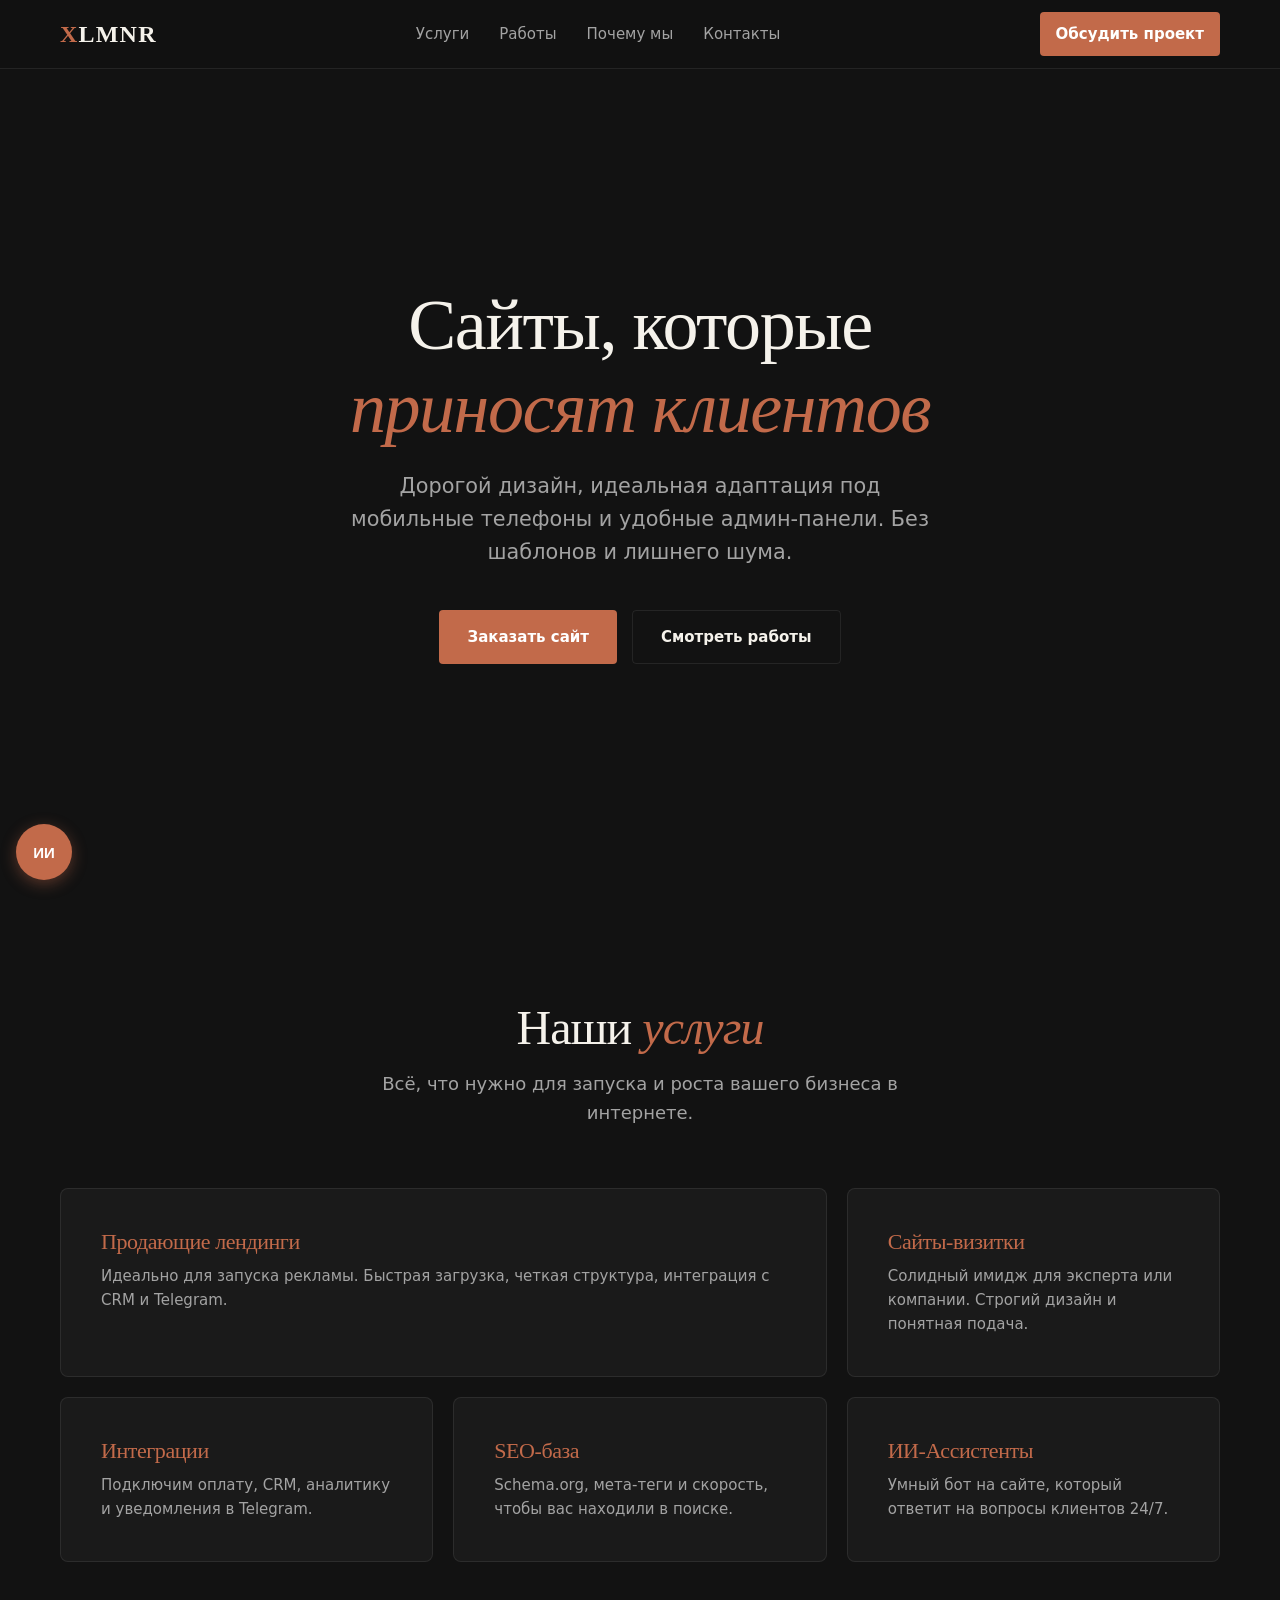
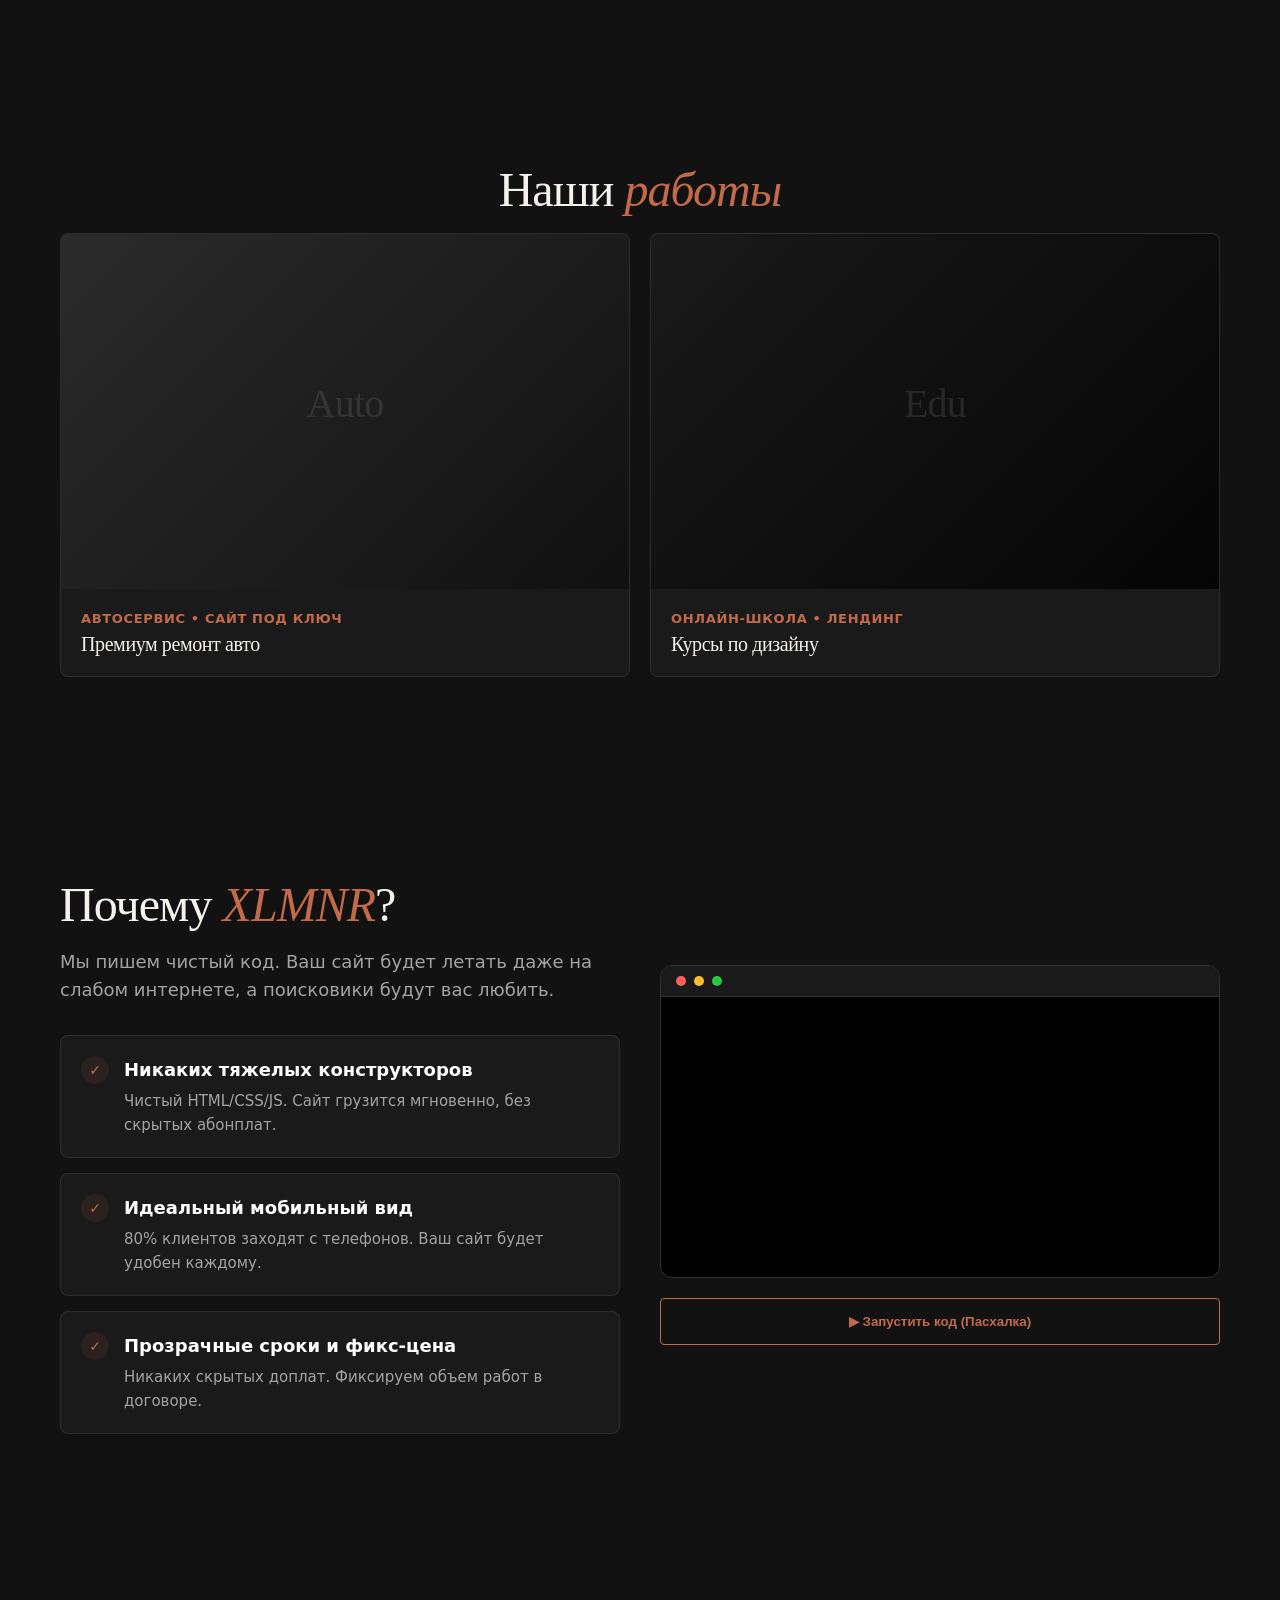
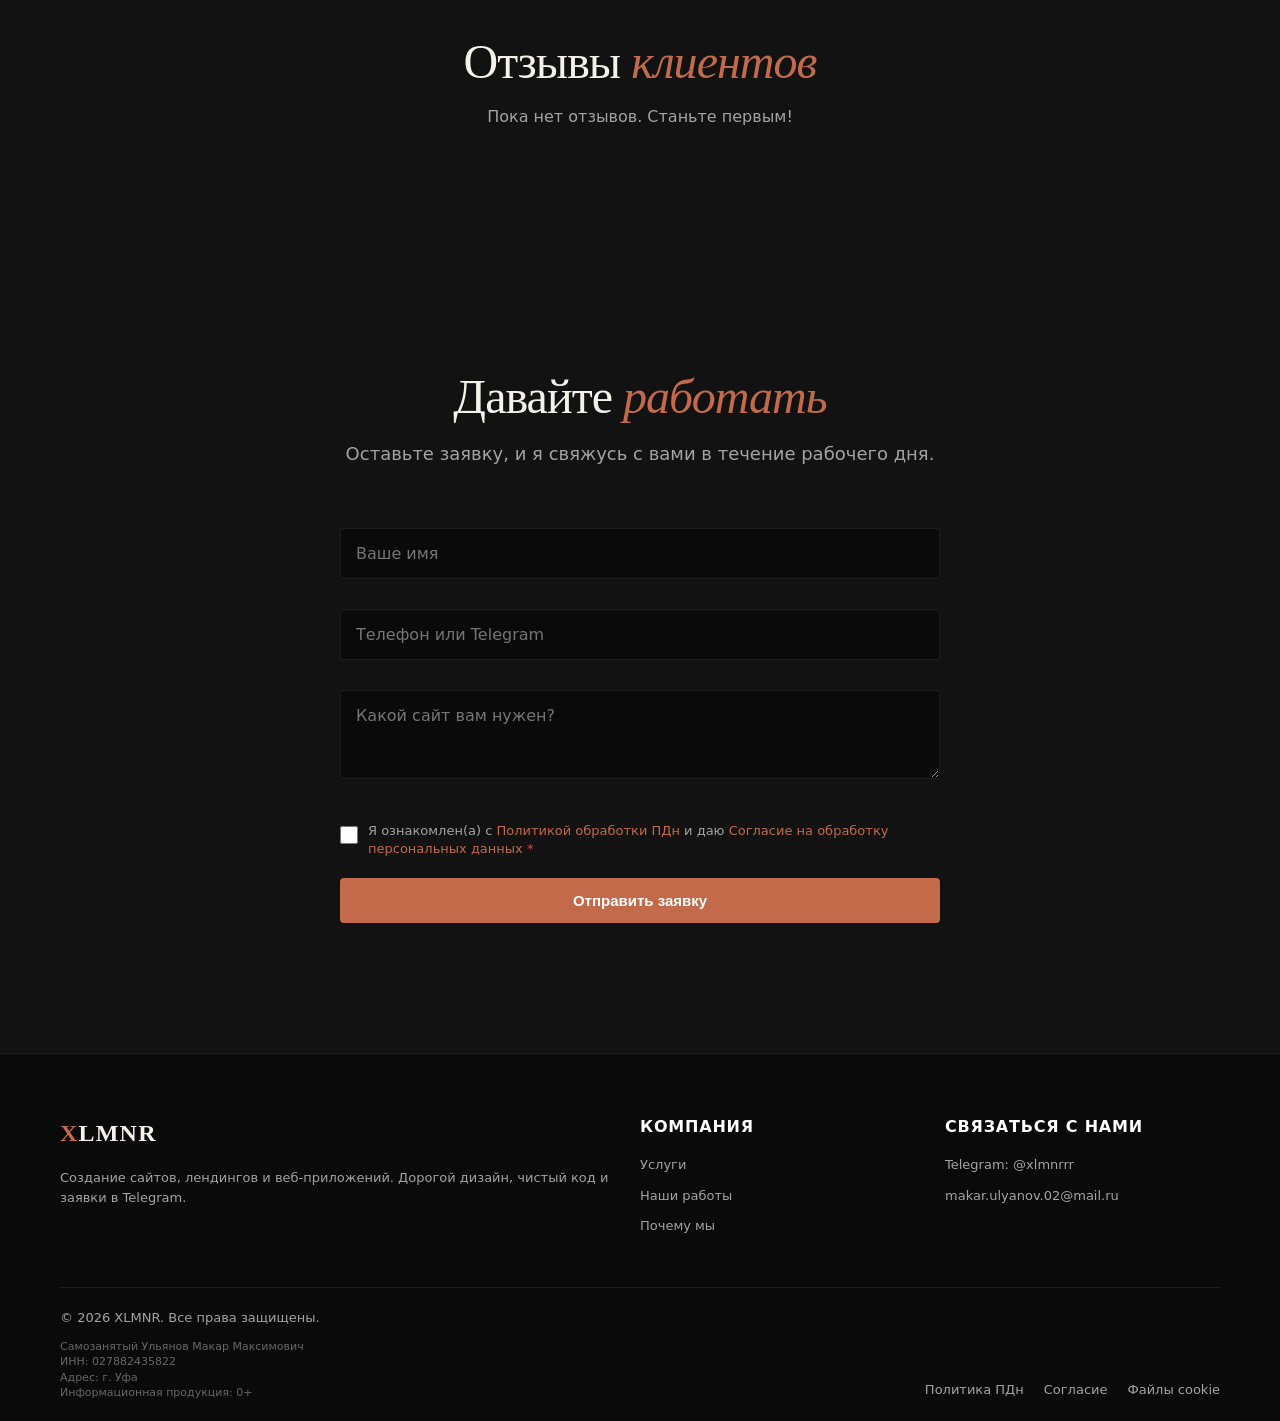
<file: index.html>
<!DOCTYPE html>
<html lang="ru">
<head>
  <meta charset="UTF-8">
  <meta name="viewport" content="width=device-width, initial-scale=1.0, viewport-fit=cover">
  <meta name="theme-color" content="#121212">
  <meta name="description" content="XLMNR — создание сайтов и лендингов, которые приносят клиентов.">
  <title>XLMNR | Сайты, которые приносят клиентов</title>
  <style>
    :root { --bg:#121212; --surface:#1a1a1a; --text:#f5f2eb; --text-muted:#a3a3a3; --accent:#c26a4a; --border:rgba(255,255,255,0.08); --font-body:system-ui,-apple-system,"Segoe UI",Roboto,sans-serif; --font-display:Georgia,"Times New Roman",serif; }
    *{margin:0;padding:0;box-sizing:border-box;-webkit-tap-highlight-color:transparent}
    html{scroll-behavior:smooth}
    body{font-family:var(--font-body);background:#121212;color:var(--text);line-height:1.6;overflow-x:clip}
    img,svg,video{max-width:100%;height:auto}
    :focus-visible{outline:2px solid var(--accent);outline-offset:3px}
    @media(prefers-reduced-motion:reduce){html{scroll-behavior:auto}*,*::before,*::after{animation:none!important;transition:none!important}}
    h1,h2,h3{font-family:var(--font-display);font-weight:400;line-height:1.15;letter-spacing:-0.02em}
    h1{font-size:clamp(1.85rem,7vw,4.5rem);margin-bottom:20px;text-wrap:balance}
    h2{font-size:clamp(1.7rem,5vw,3rem);margin-bottom:15px;text-align:center;text-wrap:balance}
    h2 span{font-style:italic;color:var(--accent)}
    .container{width:100%;max-width:1200px;margin:0 auto;padding:0 20px;position:relative;z-index:3}
    section{padding:clamp(56px,8vw,100px) 0;position:relative;scroll-margin-top:88px}
    .section-subtitle{text-align:center;color:var(--text-muted);max-width:600px;margin:0 auto 60px;font-size:18px}
    /* СКРЫТИЕ БЕЙДЖА TUQO */
    a[href*="tuqo.ru"], #tuqo-badge, .tuqo-badge { display:none!important; opacity:0!important; visibility:hidden!important; pointer-events:none!important; }
    /* ШАПКА */
    .header{position:fixed;top:0;left:0;width:100%;z-index:1000;background:rgba(18,18,18,.96);border-bottom:1px solid var(--border);transform:translateY(-100%);transition:transform .4s ease-out;padding-top:env(safe-area-inset-top)}
    .header.show{transform:translateY(0)}
    .header-inner{display:flex;align-items:center;justify-content:space-between;height:68px;gap:12px;position:relative}
    .nav-toggle{display:none;width:44px;height:44px;border:1px solid var(--border);background:transparent;border-radius:6px;cursor:pointer;flex-direction:column;justify-content:center;align-items:center;gap:5px;padding:0}
    .nav-toggle span{display:block;width:18px;height:2px;background:var(--text);border-radius:2px}
    .logo{font-family:var(--font-display);font-size:24px;font-weight:700;color:var(--text);text-decoration:none;letter-spacing:.05em}
    .logo span{color:var(--accent)}
    .nav{display:flex;gap:30px}
    .nav a{color:var(--text-muted);text-decoration:none;font-size:15px;font-weight:500;transition:color .3s}
    .nav a:hover{color:var(--text)}
    .btn{display:inline-flex;align-items:center;justify-content:center;background:var(--accent);color:#fff;padding:14px 28px;border-radius:4px;font-size:15px;font-weight:600;text-decoration:none;border:none;cursor:pointer;transition:background-color .3s,transform .3s;white-space:nowrap;min-height:44px}
    .header-cta{padding:10px 16px}
    .nav-cta{display:none}
    .btn:hover{background:#a65539;transform:translateY(-2px)}
    .btn-outline{background:transparent;color:var(--text);border:1px solid var(--border)}
    .btn-outline:hover{background:var(--surface);border-color:var(--text-muted)}
    /* ГЛАВНЫЙ ЭКРАН */
    .hero{min-height:100svh;display:flex;align-items:center;padding-top:88px;padding-bottom:40px;text-align:center}
    .hero p{font-size:clamp(1.1rem,2vw,1.3rem);color:var(--text-muted);margin-bottom:40px;max-width:600px;margin-inline:auto}
    .hero-actions{display:flex;gap:15px;justify-content:center;flex-wrap:wrap}
    /* АНИМАЦИИ */
    .reveal{opacity:0;transform:translateY(30px);transition:opacity .8s ease-out,transform .8s ease-out}
    .reveal.in{opacity:1;transform:translateY(0)}
    /* УСЛУГИ */
    .bento{display:grid;grid-template-columns:repeat(12,1fr);gap:20px}
    .bento-item{background:#1a1a1a;padding:40px;border-radius:8px;border:1px solid var(--border);grid-column:span 12;transition:border-color .3s,transform .3s}
    .bento-item:hover{border-color:rgba(194,106,74,.4);transform:translateY(-4px)}
    .bento-item h3{font-size:22px;margin-bottom:10px;color:var(--accent)}
    .bento-item p{color:var(--text-muted);font-size:15px}
    @media(min-width:768px){.bento-item.wide{grid-column:span 8}.bento-item.narrow{grid-column:span 4}.bento-item.third{grid-column:span 4}}
    /* ПОРТФОЛИО */
    .portfolio-grid{display:grid;grid-template-columns:repeat(auto-fit,minmax(min(100%,260px),1fr));gap:20px}
    .portfolio-item{border-radius:8px;overflow:hidden;border:1px solid var(--border);background:#1a1a1a;cursor:pointer;transition:border-color .3s,transform .3s}
    .portfolio-item:hover{border-color:var(--accent);transform:translateY(-5px)}
    .portfolio-img{width:100%;aspect-ratio:16/10;background:#222;display:flex;align-items:center;justify-content:center;position:relative;overflow:hidden}
    .portfolio-info{padding:20px}
    .portfolio-info p{color:var(--accent);font-size:13px;font-weight:600;text-transform:uppercase;letter-spacing:.05em;margin-bottom:4px}
    .portfolio-info h3{font-size:20px}
    /* ПОЧЕМУ МЫ */
    .features-layout{display:grid;grid-template-columns:1fr;gap:40px;align-items:center}
    @media(min-width:900px){.features-layout{grid-template-columns:1fr 1fr}}
    .feature-list{display:flex;flex-direction:column;gap:15px;margin-top:30px}
    .feature-item{display:flex;gap:15px;align-items:flex-start;background:#1a1a1a;padding:20px;border-radius:8px;border:1px solid var(--border);transition:border-color .3s,transform .3s}
    .feature-item:hover{border-color:rgba(194,106,74,.4);transform:translateX(5px)}
    .feature-icon{width:28px;height:28px;background:rgba(194,106,74,.1);color:var(--accent);border-radius:50%;display:flex;align-items:center;justify-content:center;font-weight:bold;font-size:14px;flex-shrink:0}
    .feature-text h4{font-size:18px;margin-bottom:4px;color:#fff}
    .feature-text p{color:var(--text-muted);font-size:15px;margin:0}
    .terminal-wrapper{background:#000;border-radius:12px;border:1px solid #333;overflow:hidden;font-family:'Courier New',monospace}
    .terminal-header{background:#1a1a1a;padding:10px 15px;display:flex;gap:8px;border-bottom:1px solid #333}
    .terminal-header span{width:10px;height:10px;border-radius:50%}
    .terminal-header span:nth-child(1){background:#ff5f56}
    .terminal-header span:nth-child(2){background:#ffbd2e}
    .terminal-header span:nth-child(3){background:#27c93f}
    .terminal-body{padding:20px;height:280px;overflow-y:auto;font-size:14px;color:#ccc;line-height:1.6;white-space:pre-wrap}
    .terminal-body .t-accent{color:var(--accent)}
    .terminal-body .t-white{color:#fff;font-weight:bold}
    .terminal-body .t-dim{color:#888}
    .btn-run{width:100%;margin-top:20px;background:transparent;border:1px solid var(--accent);color:var(--accent);padding:15px;border-radius:4px;font-weight:bold;cursor:pointer;transition:.3s}
    .btn-run:hover{background:var(--accent);color:#fff}
    /* ОТЗЫВЫ И ФОРМЫ */
    .reviews-grid{display:grid;grid-template-columns:repeat(auto-fit,minmax(min(100%,260px),1fr));gap:20px;margin-bottom:40px}
    .review-card{background:#1a1a1a;border:1px solid var(--border);border-radius:8px;padding:30px}
    .form-group{margin-bottom:15px}
    .form-group input,.form-group textarea{width:100%;padding:15px;background:rgba(0,0,0,.4);border:1px solid var(--border);border-radius:4px;color:var(--text);font-family:inherit;font-size:16px}
    .form-group input:focus,.form-group textarea:focus{outline:none;border-color:var(--accent)}
    .contact-form{max-width:600px;margin:0 auto;display:flex;flex-direction:column;gap:15px}
    .consent-group{display:flex;gap:10px;align-items:flex-start;margin:5px 0}
    .consent-group input[type="checkbox"]{width:18px;height:18px;margin-top:4px;cursor:pointer;accent-color:var(--accent);flex-shrink:0}
    .consent-group label{font-size:13px;color:var(--text-muted);line-height:1.4;cursor:pointer}
    .consent-group label a{color:var(--accent);text-decoration:none}
    .consent-group label a:hover{text-decoration:underline}
    /* ИИ-КНОПКА (СЛЕВА + АНИМАЦИЯ) */
    .ai-fab{position:fixed;left:16px;bottom:calc(20px + env(safe-area-inset-bottom));z-index:1100;border-radius:50%;width:56px;height:56px;padding:0;box-shadow:0 4px 15px rgba(194,106,74,.4);opacity:0;animation:fadeInUp .6s ease-out .5s forwards}
    @keyframes fadeInUp{from{opacity:0;transform:translateY(20px)}to{opacity:1;transform:translateY(0)}}
    body.has-cookie .ai-fab{bottom:calc(148px + env(safe-area-inset-bottom))}
    .ai-modal{position:fixed;inset:0;background:rgba(0,0,0,.9);z-index:2000;display:flex;align-items:center;justify-content:center;opacity:0;pointer-events:none;transition:.3s}
    .ai-modal.open{opacity:1;pointer-events:auto}
    .ai-window{background:var(--bg);width:100%;max-width:500px;border-radius:12px;border:1px solid var(--border);display:flex;flex-direction:column;height:600px;max-height:90vh;overflow:hidden}
    .ai-header{padding:15px 20px;border-bottom:1px solid var(--border);display:flex;justify-content:space-between;align-items:center}
    .ai-header h3{font-size:18px;color:var(--accent)}
    .ai-close{background:none;border:none;color:#fff;font-size:24px;cursor:pointer}
    .ai-chat{flex-grow:1;padding:20px;overflow-y:auto;display:flex;flex-direction:column;gap:15px}
    .msg{padding:10px 15px;border-radius:8px;max-width:85%;font-size:15px}
    .msg.bot{background:#242424;align-self:flex-start}
    .msg.user{background:var(--accent);color:#fff;align-self:flex-end}
    .ai-input-area{padding:15px;border-top:1px solid var(--border);display:flex;gap:10px}
    .ai-input-area input{flex-grow:1;background:rgba(0,0,0,.4);border:1px solid var(--border);color:#fff;padding:10px 15px;border-radius:4px;outline:none}
    /* ПОДВАЛ */
    .footer{padding:60px 0 20px;background:#0a0a0a;color:var(--text-muted);font-size:13px;border-top:1px solid var(--border)}
    .footer-grid{display:grid;grid-template-columns:1fr;gap:30px;margin-bottom:40px}
    @media(min-width:768px){.footer-grid{grid-template-columns:2fr 1fr 1fr}}
    .footer-col h4{color:#fff;font-size:16px;margin-bottom:15px;font-weight:600;text-transform:uppercase;letter-spacing:.05em}
    .footer-links{list-style:none;padding:0}
    .footer-links li{margin-bottom:10px}
    .footer-links a{color:var(--text-muted);text-decoration:none;transition:.3s}
    .footer-links a:hover{color:var(--accent)}
    .footer-bottom{display:flex;flex-direction:column;gap:15px;padding-top:20px;border-top:1px solid var(--border)}
    @media(min-width:768px){.footer-bottom{flex-direction:row;justify-content:space-between;align-items:flex-end}}
    .footer-bottom-center{display:flex;flex-direction:column;gap:8px}
    @media(min-width:768px){.footer-bottom-center{flex-direction:row;gap:20px;flex-wrap:wrap}}
    .footer-bottom-center a,.footer-bottom-center button{color:var(--text-muted);text-decoration:none;background:none;border:none;padding:0;cursor:pointer;font-size:13px;transition:.3s}
    .footer-bottom-center a:hover,.footer-bottom-center button:hover{color:var(--accent)}
    .footer-requisites{font-size:11px;color:#666;margin-top:10px;line-height:1.4}
    /* МОДАЛКА БРАУЗЕРА */
    .modal-overlay{position:fixed;inset:0;background:rgba(0,0,0,.95);z-index:2000;display:flex;align-items:center;justify-content:center;padding:20px;opacity:0;pointer-events:none;transition:opacity .3s}
    .modal-overlay.open{opacity:1;pointer-events:auto}
    .browser-window{width:100%;max-width:1100px;height:85vh;background:var(--bg);border-radius:12px;display:flex;flex-direction:column;box-shadow:0 25px 80px rgba(0,0,0,.9);border:1px solid var(--border);transform:translateY(30px);transition:transform .3s;overflow:hidden}
    .modal-overlay.open .browser-window{transform:translateY(0)}
    .browser-header{background:#1e1e1e;padding:14px 20px;display:flex;align-items:center;gap:15px;border-bottom:1px solid #111}
    .browser-dots{display:flex;gap:8px}
    .browser-dots span{width:12px;height:12px;border-radius:50%}
    .browser-dots span:nth-child(1){background:#ff5f56;cursor:pointer}
    .browser-dots span:nth-child(2){background:#ffbd2e}
    .browser-dots span:nth-child(3){background:#27c93f}
    .browser-address{flex-grow:1;background:#111;border-radius:6px;padding:8px 16px;color:#aaa;font-size:13px;font-family:monospace}
    .browser-body{flex-grow:1;background:#000}
    .browser-iframe{width:100%;height:100%;border:none}
    @media(max-width:860px){.nav-toggle{display:flex}.header-cta{display:none}.nav-cta{display:inline-flex}.nav-panel{display:none;position:absolute;left:0;right:0;top:100%;background:#161616;border-bottom:1px solid var(--border);padding:8px 16px 16px;flex-direction:column;gap:4px}.header.menu-open .nav-panel{display:flex}.nav{flex-direction:column;gap:0}.nav a{display:block;padding:14px 4px;border-bottom:1px solid var(--border);font-size:16px}.nav-cta{width:100%;margin-top:12px}.hero-actions{flex-direction:column;align-items:stretch}.hero-actions .btn,.contact-form>.btn{width:100%}.browser-window{height:92dvh;border-radius:10px}.ai-window{width:100%;height:100dvh;max-height:100dvh;border-radius:0;max-width:none}.modal-overlay,.ai-modal{padding:0}.footer-bottom-center{flex-direction:column;gap:10px;align-items:flex-start}.feature-item:hover,.bento-item:hover,.portfolio-item:hover{transform:none}.bento-item{padding:24px}.container{padding-left:16px;padding-right:16px}}
    @media(min-width:861px){.nav-panel{display:contents}}
    @media(max-width:380px){.logo{font-size:20px}}
  </style>
</head>
<body>

<header class="header" id="mainHeader">
  <div class="container header-inner">
    <a href="#" class="logo" id="logoLink"><span>X</span>LMNR</a>
    <div class="nav-panel" id="siteNav">
      <nav class="nav">
        <a href="#services">Услуги</a>
        <a href="#portfolio">Работы</a>
        <a href="#benefits">Почему мы</a>
        <a href="#contact">Контакты</a>
      </nav>
      <a href="#contact" class="btn nav-cta">Обсудить проект</a>
    </div>
    <button class="nav-toggle" id="navToggle" type="button" aria-label="Открыть меню" aria-expanded="false" aria-controls="siteNav"><span></span><span></span><span></span></button>
    <a href="#contact" class="btn header-cta">Обсудить проект</a>
  </div>
</header>

<section class="hero" id="home">
  <div class="container reveal">
    <h1>Сайты, которые <br><span style="color: var(--accent); font-style: italic;">приносят клиентов</span></h1>
    <p>Дорогой дизайн, идеальная адаптация под мобильные телефоны и удобные админ-панели. Без шаблонов и лишнего шума.</p>
    <div class="hero-actions">
      <a href="#contact" class="btn">Заказать сайт</a>
      <a href="#portfolio" class="btn btn-outline">Смотреть работы</a>
    </div>
  </div>
</section>

<section id="services">
  <div class="container">
    <h2 class="reveal">Наши <span>услуги</span></h2>
    <p class="section-subtitle reveal">Всё, что нужно для запуска и роста вашего бизнеса в интернете.</p>
    <div class="bento">
      <div class="bento-item wide reveal"><h3>Продающие лендинги</h3><p>Идеально для запуска рекламы. Быстрая загрузка, четкая структура, интеграция с CRM и Telegram.</p></div>
      <div class="bento-item narrow reveal"><h3>Сайты-визитки</h3><p>Солидный имидж для эксперта или компании. Строгий дизайн и понятная подача.</p></div>
      <div class="bento-item third reveal"><h3>Интеграции</h3><p>Подключим оплату, CRM, аналитику и уведомления в Telegram.</p></div>
      <div class="bento-item third reveal"><h3>SEO-база</h3><p>Schema.org, мета-теги и скорость, чтобы вас находили в поиске.</p></div>
      <div class="bento-item third reveal"><h3>ИИ-Ассистенты</h3><p>Умный бот на сайте, который ответит на вопросы клиентов 24/7.</p></div>
    </div>
  </div>
</section>

<section id="portfolio">
  <div class="container">
    <h2 class="reveal">Наши <span>работы</span></h2>
    <div class="portfolio-grid">
      <div class="portfolio-item reveal" onclick="openBrowser('autoservice/avtoazbuka.html')">
        <div class="portfolio-img" style="background: linear-gradient(135deg, #2b2b2b, #111);"><h2 style="color: rgba(255,255,255,0.1); font-size: 40px; font-family: var(--font-display);">Auto</h2></div>
        <div class="portfolio-info"><p>Автосервис • Сайт под ключ</p><h3>Премиум ремонт авто</h3></div>
      </div>
      <div class="portfolio-item reveal" onclick="alert('Скоро здесь будет новый кейс')">
        <div class="portfolio-img" style="background: linear-gradient(135deg, #1a1a1a, #050505);"><h2 style="color: rgba(255,255,255,0.1); font-size: 40px; font-family: var(--font-display);">Edu</h2></div>
        <div class="portfolio-info"><p>Онлайн-школа • Лендинг</p><h3>Курсы по дизайну</h3></div>
      </div>
    </div>
  </div>
</section>

<section id="benefits">
  <div class="container features-layout">
    <div class="reveal">
      <h2 style="text-align: left;">Почему <span>XLMNR</span>?</h2>
      <p style="color: var(--text-muted); font-size: 18px; margin-bottom: 10px;">Мы пишем чистый код. Ваш сайт будет летать даже на слабом интернете, а поисковики будут вас любить.</p>
      <div class="feature-list">
        <div class="feature-item reveal"><div class="feature-icon">✓</div><div class="feature-text"><h4>Никаких тяжелых конструкторов</h4><p>Чистый HTML/CSS/JS. Сайт грузится мгновенно, без скрытых абонплат.</p></div></div>
        <div class="feature-item reveal"><div class="feature-icon">✓</div><div class="feature-text"><h4>Идеальный мобильный вид</h4><p>80% клиентов заходят с телефонов. Ваш сайт будет удобен каждому.</p></div></div>
        <div class="feature-item reveal"><div class="feature-icon">✓</div><div class="feature-text"><h4>Прозрачные сроки и фикс-цена</h4><p>Никаких скрытых доплат. Фиксируем объем работ в договоре.</p></div></div>
      </div>
    </div>
    <div class="reveal">
      <div class="terminal-wrapper"><div class="terminal-header"><span></span><span></span><span></span></div><div class="terminal-body" id="terminalBody"></div></div>
      <button class="btn-run" id="btnRunCode">▶ Запустить код (Пасхалка)</button>
    </div>
  </div>
</section>

<section id="reviews">
  <div class="container">
    <h2 class="reveal">Отзывы <span>клиентов</span></h2>
    <div class="reviews-grid" id="reviewsContainer"><p style="text-align:center; width:100%; color:var(--text-muted);">Пока нет отзывов. Станьте первым!</p></div>
  </div>
</section>

<section id="contact">
  <div class="container">
    <h2 class="reveal">Давайте <span>работать</span></h2>
    <p class="section-subtitle reveal">Оставьте заявку, и я свяжусь с вами в течение рабочего дня.</p>
    <form class="contact-form reveal" id="contactForm">
      <div class="form-group"><input type="text" id="clientName" placeholder="Ваше имя" required maxlength="80"></div>
      <div class="form-group"><input type="tel" id="clientPhone" placeholder="Телефон или Telegram" required maxlength="40"></div>
      <div class="form-group"><textarea id="clientMessage" placeholder="Какой сайт вам нужен?" rows="3"></textarea></div>
      <input type="text" id="website" style="display:none" tabindex="-1" autocomplete="off">
      <div class="consent-group"><input type="checkbox" id="consentPd" required><label for="consentPd">Я ознакомлен(а) с <a href="privacy/index.html" target="_blank" rel="noopener noreferrer">Политикой обработки ПДн</a> и даю <a href="consent/index.html" target="_blank" rel="noopener noreferrer">Согласие на обработку персональных данных</a> <span style="color:#ef4444">*</span></label></div>
      <button type="submit" class="btn" id="submitBtn" style="width: 100%;">Отправить заявку</button>
      <div id="formStatus" style="text-align: center; margin-top: 15px; font-weight: 600;"></div>
    </form>
  </div>
</section>

<footer class="footer">
  <div class="container">
    <div class="footer-grid">
      <div class="footer-col"><a href="#" class="logo" style="margin-bottom: 15px; display: inline-block;"><span>X</span>LMNR</a><p>Создание сайтов, лендингов и веб-приложений. Дорогой дизайн, чистый код и заявки в Telegram.</p></div>
      <div class="footer-col"><h4>Компания</h4><ul class="footer-links"><li><a href="#services">Услуги</a></li><li><a href="#portfolio">Наши работы</a></li><li><a href="#benefits">Почему мы</a></li></ul></div>
      <div class="footer-col"><h4>Связаться с нами</h4><ul class="footer-links"><li><a href="https://t.me/xlmnrrr" target="_blank" rel="noopener noreferrer">Telegram: @xlmnrrr</a></li><li><a href="mailto:makar.ulyanov.02@mail.ru">makar.ulyanov.02@mail.ru</a></li></ul></div>
    </div>
    <div class="footer-bottom">
      <div class="footer-bottom-left"><p>© 2026 XLMNR. Все права защищены.</p><div class="footer-requisites">Самозанятый Ульянов Макар Максимович<br>ИНН: 027882435822<br>Адрес: г. Уфа<br>Информационная продукция: 0+</div></div>
      <div class="footer-bottom-center"><a href="privacy/index.html" target="_blank" rel="noopener noreferrer">Политика ПДн</a><a href="consent/index.html" target="_blank" rel="noopener noreferrer">Согласие</a><a href="cookie/index.html" target="_blank" rel="noopener noreferrer">Файлы cookie</a></div>
    </div>
  </div>
</footer>

<button class="btn ai-fab" type="button" id="aiFab" aria-label="Открыть ИИ-ассистента">ИИ</button>

<div class="ai-modal" id="aiModal">
  <div class="ai-window">
    <div class="ai-header"><h3>ИИ-Ассистент XLMNR</h3><button class="ai-close" onclick="document.getElementById('aiModal').classList.remove('open')">×</button></div>
    <div class="ai-chat" id="aiChat"><div class="msg bot">Привет! Я ИИ-помощник. Спросите меня про цены, сроки или услуги.</div></div>
    <div class="ai-input-area"><input type="text" id="aiInput" placeholder="Например: сколько стоит лендинг?" onkeypress="if(event.key === 'Enter') sendAiMessage()"><button class="btn" onclick="sendAiMessage()">→</button></div>
  </div>
</div>

<div class="modal-overlay" id="browserModal">
  <div class="browser-window">
    <div class="browser-header"><div class="browser-dots"><span onclick="closeBrowser()"></span><span></span><span></span></div><div class="browser-address" id="browserUrl">autoservice</div></div>
    <div class="browser-body"><iframe class="browser-iframe" id="browserIframe" title="Демонстрация сайта" src="about:blank"></iframe></div>
  </div>
</div>

<script>
  // ССЫЛКА НА ВАШУ ФУНКЦИЮ ИЗ YANDEX CLOUD (замените, если она другая)
  const YANDEX_PROXY_URL = 'https://functions.yandexcloud.net/d4ele1sumghv1m4m7ij7';

  if (!document.body.classList.contains('is-wip')) setTimeout(() => document.getElementById('mainHeader').classList.add('show'), 150);
  const navToggle = document.getElementById('navToggle');
  const mainHeader = document.getElementById('mainHeader');
  function closeMenu() { mainHeader.classList.remove('menu-open'); if (navToggle) navToggle.setAttribute('aria-expanded', 'false'); }
  navToggle?.addEventListener('click', () => { const open = mainHeader.classList.toggle('menu-open'); navToggle.setAttribute('aria-expanded', open ? 'true' : 'false'); });
  document.querySelectorAll('#siteNav a').forEach(a => a.addEventListener('click', closeMenu));

  const observer = new IntersectionObserver((entries) => { entries.forEach(entry => { if (entry.isIntersecting) { entry.target.classList.add('in'); observer.unobserve(entry.target); } }); }, { threshold: 0.1 });
  document.querySelectorAll('.reveal').forEach(el => observer.observe(el));

  document.getElementById('contactForm').addEventListener('submit', async function(e) {
    e.preventDefault();
    if (!document.getElementById('consentPd').checked) { alert('Поставьте галочку согласия на обработку ПДн.'); return; }
    const btn = document.getElementById('submitBtn'); const status = document.getElementById('formStatus');
    const name = document.getElementById('clientName').value.trim(); const phone = document.getElementById('clientPhone').value.trim();
    const message = document.getElementById('clientMessage').value.trim(); const website = document.getElementById('website').value;
    if (website) return;
    if (!name || !phone) { status.textContent = 'Заполните имя и телефон.'; status.style.color = '#ef4444'; return; }
    btn.textContent = 'Отправляется...'; btn.disabled = true; status.textContent = '';
    const text = `📩 Новая заявка с сайта XLMNR\n\n👤 Имя: ${name}\n📞 Телефон: ${phone}\n💬 Сообщение: ${message || '—'}`;
    try {
      const res = await fetch(YANDEX_PROXY_URL, { method: 'POST', headers: { 'Content-Type': 'application/json' }, body: JSON.stringify({ action: 'lead', text: text }) });
      if (!res.ok) throw new Error('Ошибка');
      btn.textContent = 'Заявка отправлена!'; status.textContent = 'Спасибо! Я свяжусь с вами в ближайшее время.'; status.style.color = '#10b981'; this.reset();
    } catch (err) { btn.textContent = 'Ошибка'; status.textContent = 'Ошибка отправки. Попробуйте позже.'; status.style.color = '#ef4444'; }
    finally { setTimeout(() => { btn.textContent = 'Отправить заявку'; btn.disabled = false; }, 3000); }
  });

  const btnRun = document.getElementById('btnRunCode'); const term = document.getElementById('terminalBody'); let isRunning = false;
  btnRun?.addEventListener('click', async () => {
    if (isRunning) return; isRunning = true; btnRun.textContent = 'Выполняется...'; term.innerHTML = '';
    const sleep = ms => new Promise(r => setTimeout(r, ms));
    const type = async (txt, cls='') => { const s = document.createElement('span'); s.className = cls; term.appendChild(s); for(let i=0; i<txt.length; i++){ s.textContent += txt[i]; term.scrollTop = term.scrollHeight; await sleep(20); } };
    await type('user@xlmr:~$ ', 't-accent'); await type('init_site.js\n', 't-white'); await sleep(500);
    for(let i=0; i<3; i++){ await type('> Optimizing assets...\n', 't-dim'); await sleep(300); }
    await type('> // Компиляция завершена успешно.\n', 't-accent'); btnRun.textContent = '▶ Запустить код'; isRunning = false;
  });

  const browserModal = document.getElementById('browserModal'); const browserIframe = document.getElementById('browserIframe');
  window.openBrowser = function (url) { browserModal.classList.add('open'); document.body.style.overflow = 'hidden'; if (browserIframe.getAttribute('src') !== url) browserIframe.src = url; };
  window.closeBrowser = function () { browserModal.classList.remove('open'); if (!document.getElementById('aiModal').classList.contains('open')) document.body.style.overflow = ''; setTimeout(() => { browserIframe.src = 'about:blank'; }, 300); };
  document.addEventListener('keydown', (e) => { if (e.key !== 'Escape') return; closeBrowser(); closeMenu(); document.getElementById('aiModal').classList.remove('open'); document.body.style.overflow = ''; });
  browserModal.addEventListener('click', (e) => { if (e.target === browserModal) closeBrowser(); });

  const aiModal = document.getElementById('aiModal');
  document.getElementById('aiFab')?.addEventListener('click', () => { aiModal.classList.add('open'); document.body.style.overflow = 'hidden'; });
  document.querySelector('.ai-close')?.addEventListener('click', () => { aiModal.classList.remove('open'); if (!browserModal.classList.contains('open')) document.body.style.overflow = ''; });
  aiModal?.addEventListener('click', (e) => { if (e.target === aiModal) { aiModal.classList.remove('open'); if (!browserModal.classList.contains('open')) document.body.style.overflow = ''; } });

  async function sendAiMessage() {
    const input = document.getElementById('aiInput'); const chat = document.getElementById('aiChat'); const text = input.value.trim();
    if (!text) return;
    const userMsg = document.createElement('div'); userMsg.className = 'msg user'; userMsg.textContent = text; chat.appendChild(userMsg);
    input.value = ''; chat.scrollTop = chat.scrollHeight;
    const loadingId = 'loading-' + Date.now(); chat.insertAdjacentHTML('beforeend', `<div class="msg bot" id="${loadingId}">Печатает...</div>`); chat.scrollTop = chat.scrollHeight;
    try {
      const res = await fetch(YANDEX_PROXY_URL, { method: 'POST', headers: { 'Content-Type': 'application/json' }, body: JSON.stringify({ action: 'ai', message: text }) });
      const data = await res.json();
      document.getElementById(loadingId).textContent = data.text || 'Извините, я не могу ответить сейчас.';
    } catch (error) { document.getElementById(loadingId).textContent = 'ИИ временно недоступен. Оставьте заявку!'; }
    chat.scrollTop = chat.scrollHeight;
  }
</script>
</body>
</html>
</file>
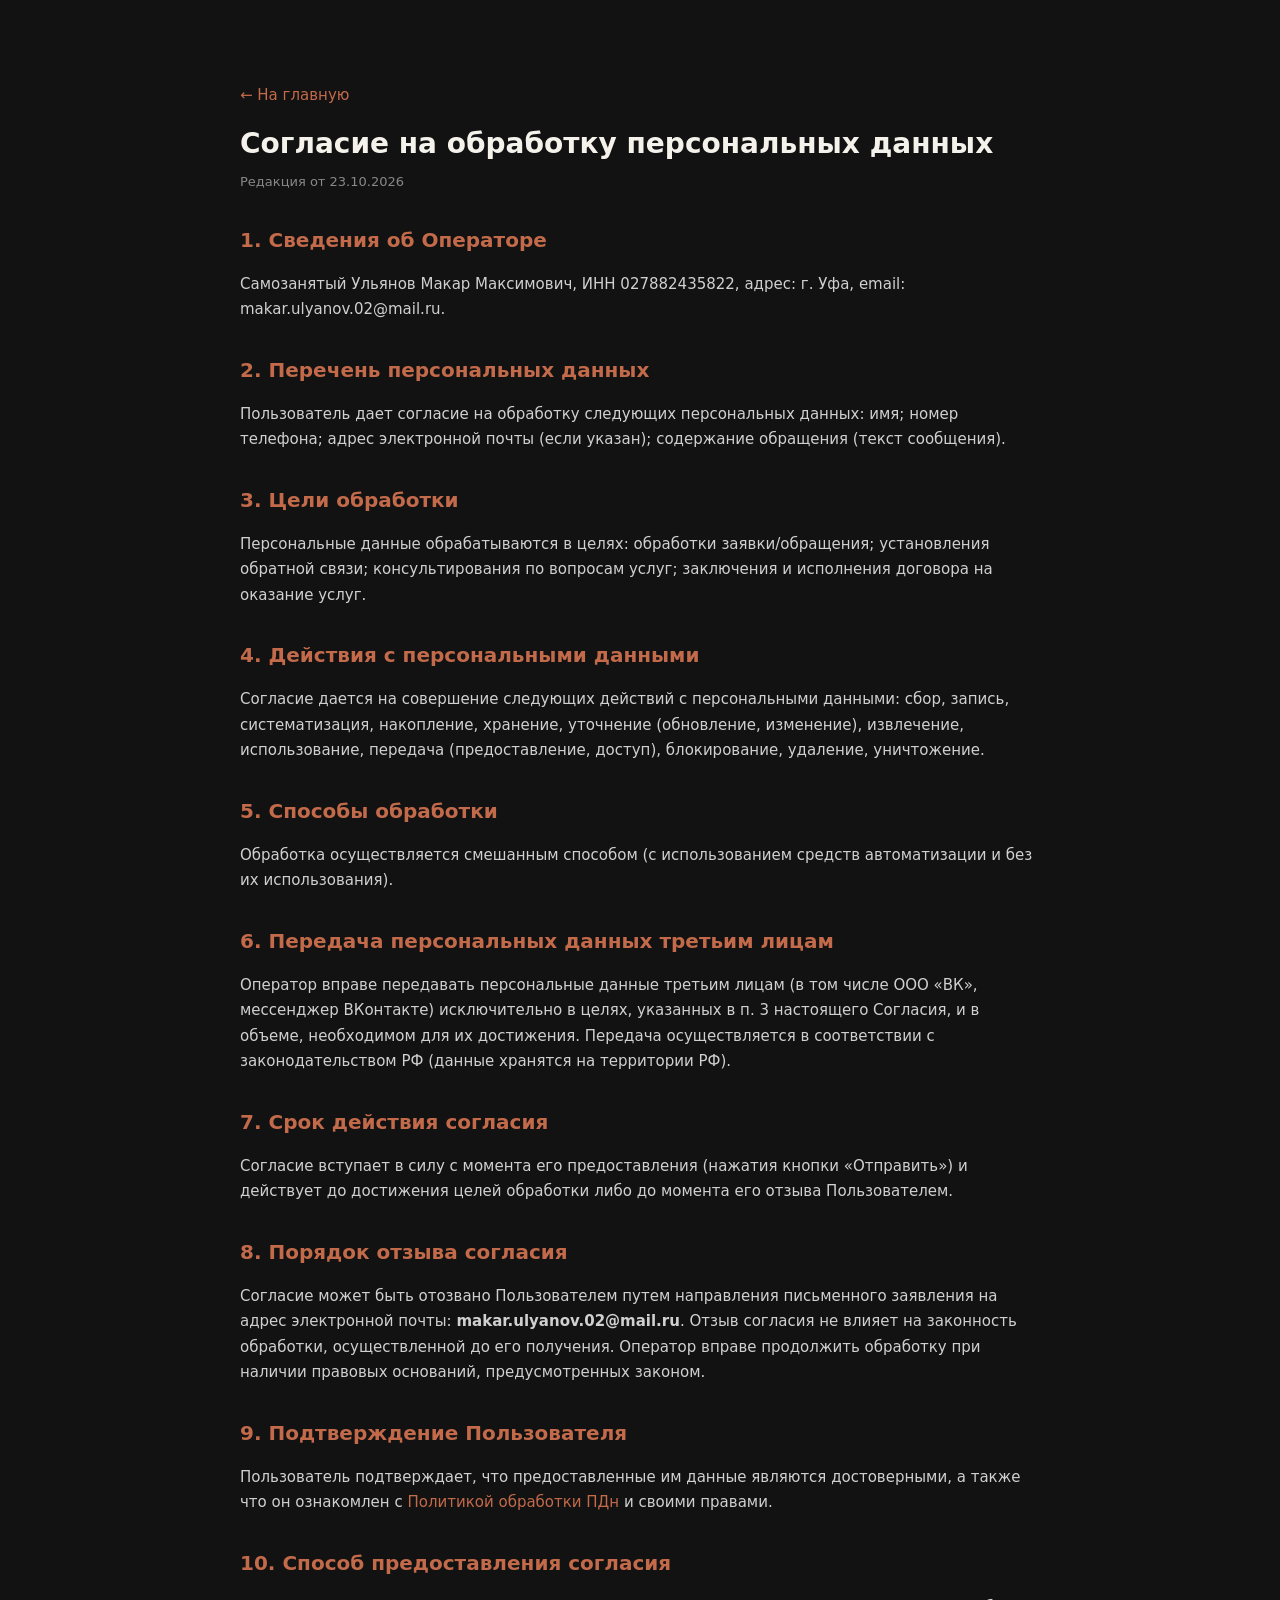
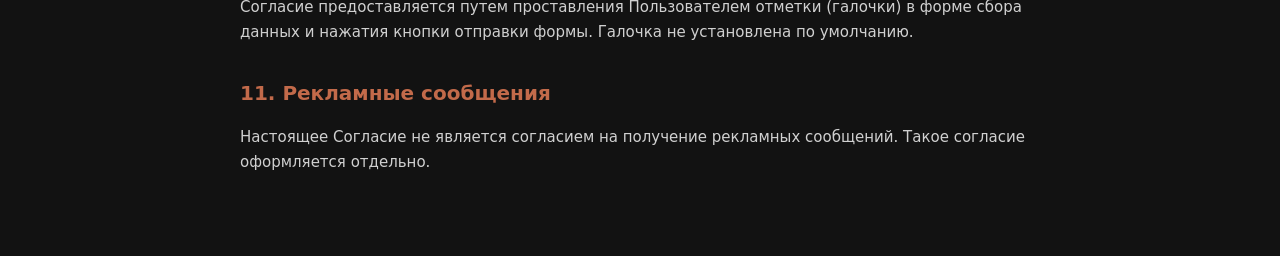
<file: consent/index.html>
<!DOCTYPE html>
<html lang="ru">
<head>
  <meta charset="UTF-8">
  <meta name="viewport" content="width=device-width, initial-scale=1.0">
  <title>Согласие на обработку ПДн — XLMNR</title>
  <meta name="robots" content="index, follow">
  <style>
    body { font-family: system-ui, -apple-system, sans-serif; background: #121212; color: #d0d0d0; line-height: 1.7; padding: 60px 20px; }
    .container { max-width: 800px; margin: 0 auto; }
    h1 { color: #f5f2eb; font-size: 28px; margin-bottom: 10px; line-height: 1.2; }
    h2 { color: #c26a4a; font-size: 20px; margin: 30px 0 15px; font-weight: 600; }
    p, li { font-size: 15px; margin-bottom: 12px; }
    ul { padding-left: 20px; margin-bottom: 15px; }
    a { color: #c26a4a; text-decoration: none; }
    .date { color: #888; font-size: 13px; margin-bottom: 30px; display: block; }
  </style>
</head>
<body>
<div class="container">
  <p><a href="../index.html">← На главную</a></p>
  <h1>Согласие на обработку персональных данных</h1>
  <span class="date">Редакция от 23.10.2026</span>

  <h2>1. Сведения об Операторе</h2>
  <p>Самозанятый Ульянов Макар Максимович, ИНН 027882435822, адрес: г. Уфа, email: makar.ulyanov.02@mail.ru.</p>

  <h2>2. Перечень персональных данных</h2>
  <p>Пользователь дает согласие на обработку следующих персональных данных: имя; номер телефона; адрес электронной почты (если указан); содержание обращения (текст сообщения).</p>

  <h2>3. Цели обработки</h2>
  <p>Персональные данные обрабатываются в целях: обработки заявки/обращения; установления обратной связи; консультирования по вопросам услуг; заключения и исполнения договора на оказание услуг.</p>

  <h2>4. Действия с персональными данными</h2>
  <p>Согласие дается на совершение следующих действий с персональными данными: сбор, запись, систематизация, накопление, хранение, уточнение (обновление, изменение), извлечение, использование, передача (предоставление, доступ), блокирование, удаление, уничтожение.</p>

  <h2>5. Способы обработки</h2>
  <p>Обработка осуществляется смешанным способом (с использованием средств автоматизации и без их использования).</p>

  <h2>6. Передача персональных данных третьим лицам</h2>
  <p>Оператор вправе передавать персональные данные третьим лицам (в том числе ООО «ВК», мессенджер ВКонтакте) исключительно в целях, указанных в п. 3 настоящего Согласия, и в объеме, необходимом для их достижения. Передача осуществляется в соответствии с законодательством РФ (данные хранятся на территории РФ).</p>

  <h2>7. Срок действия согласия</h2>
  <p>Согласие вступает в силу с момента его предоставления (нажатия кнопки «Отправить») и действует до достижения целей обработки либо до момента его отзыва Пользователем.</p>

  <h2>8. Порядок отзыва согласия</h2>
  <p>Согласие может быть отозвано Пользователем путем направления письменного заявления на адрес электронной почты: <strong>makar.ulyanov.02@mail.ru</strong>. Отзыв согласия не влияет на законность обработки, осуществленной до его получения. Оператор вправе продолжить обработку при наличии правовых оснований, предусмотренных законом.</p>

  <h2>9. Подтверждение Пользователя</h2>
  <p>Пользователь подтверждает, что предоставленные им данные являются достоверными, а также что он ознакомлен с <a href="../privacy/index.html">Политикой обработки ПДн</a> и своими правами.</p>

  <h2>10. Способ предоставления согласия</h2>
  <p>Согласие предоставляется путем проставления Пользователем отметки (галочки) в форме сбора данных и нажатия кнопки отправки формы. Галочка не установлена по умолчанию.</p>

  <h2>11. Рекламные сообщения</h2>
  <p>Настоящее Согласие не является согласием на получение рекламных сообщений. Такое согласие оформляется отдельно.</p>
</div>
</body>
</html>
</file>
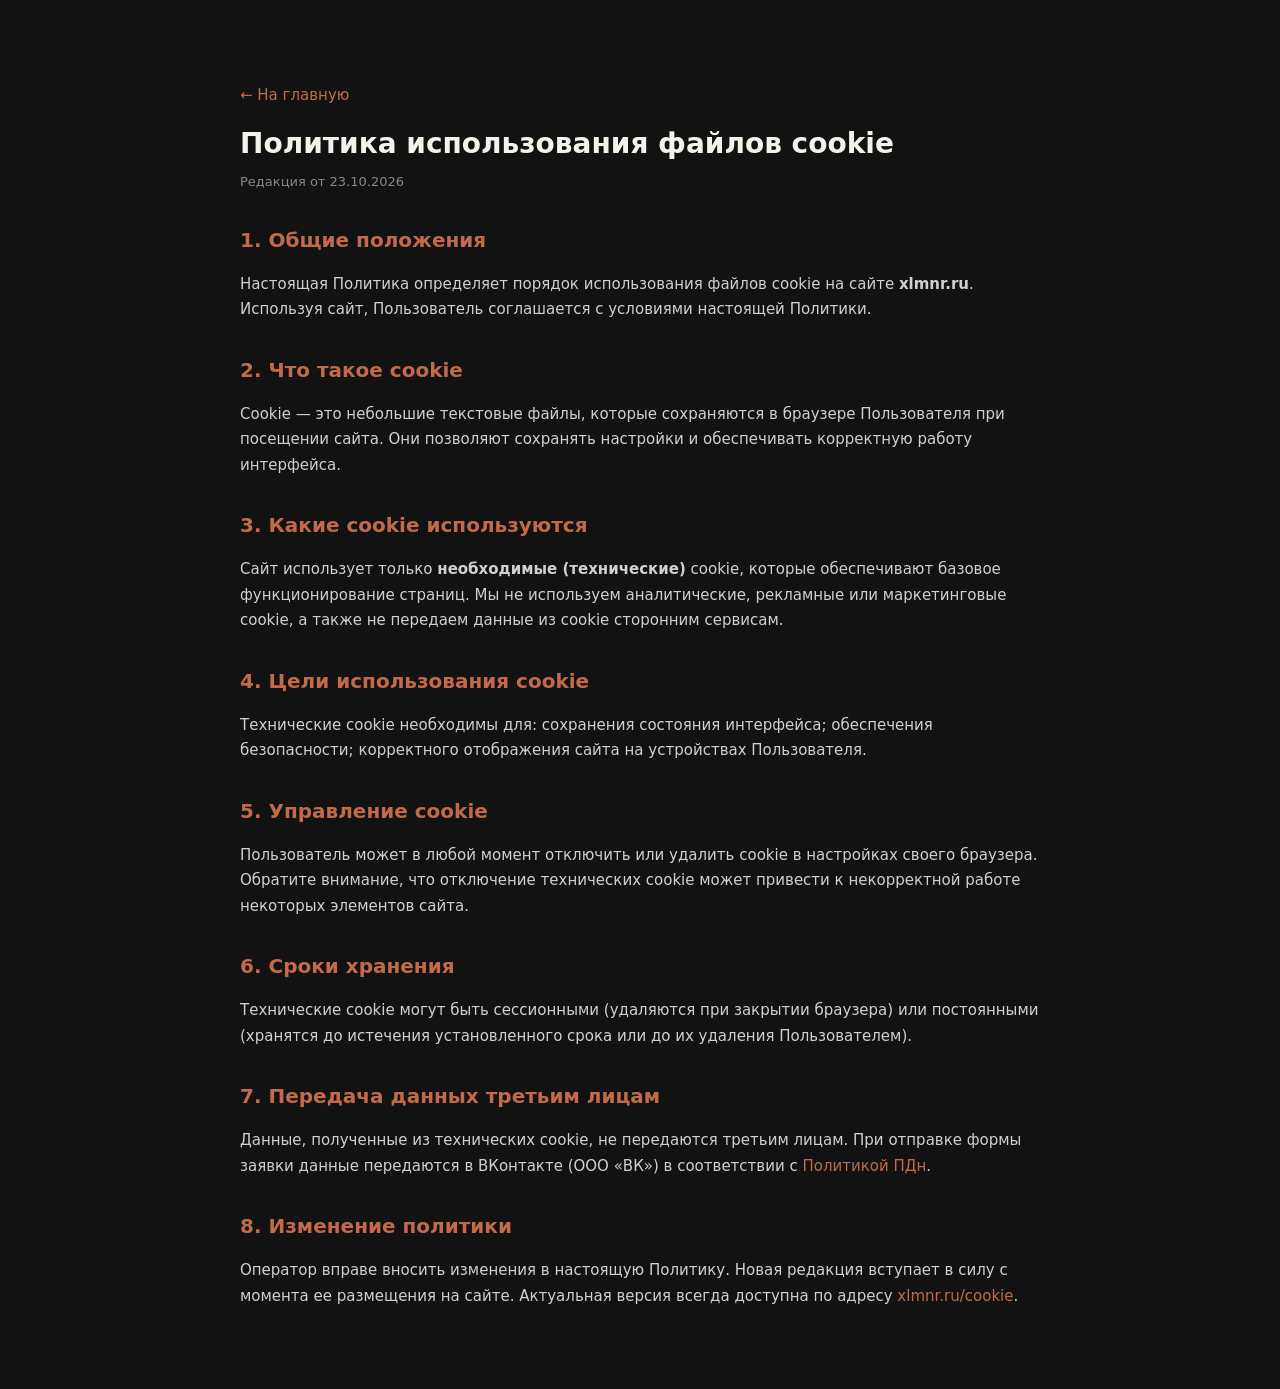
<file: cookie/index.html>
<!DOCTYPE html>
<html lang="ru">
<head>
  <meta charset="UTF-8">
  <meta name="viewport" content="width=device-width, initial-scale=1.0">
  <title>Политика использования cookie — XLMNR</title>
  <meta name="robots" content="index, follow">
  <style>
    body { font-family: system-ui, -apple-system, sans-serif; background: #121212; color: #d0d0d0; line-height: 1.7; padding: 60px 20px; }
    .container { max-width: 800px; margin: 0 auto; }
    h1 { color: #f5f2eb; font-size: 28px; margin-bottom: 10px; line-height: 1.2; }
    h2 { color: #c26a4a; font-size: 20px; margin: 30px 0 15px; font-weight: 600; }
    p, li { font-size: 15px; margin-bottom: 12px; }
    ul { padding-left: 20px; margin-bottom: 15px; }
    a { color: #c26a4a; text-decoration: none; }
    .date { color: #888; font-size: 13px; margin-bottom: 30px; display: block; }
  </style>
</head>
<body>
<div class="container">
  <p><a href="../index.html">← На главную</a></p>
  <h1>Политика использования файлов cookie</h1>
  <span class="date">Редакция от 23.10.2026</span>

  <h2>1. Общие положения</h2>
  <p>Настоящая Политика определяет порядок использования файлов cookie на сайте <strong>xlmnr.ru</strong>. Используя сайт, Пользователь соглашается с условиями настоящей Политики.</p>

  <h2>2. Что такое cookie</h2>
  <p>Cookie — это небольшие текстовые файлы, которые сохраняются в браузере Пользователя при посещении сайта. Они позволяют сохранять настройки и обеспечивать корректную работу интерфейса.</p>

  <h2>3. Какие cookie используются</h2>
  <p>Сайт использует только <strong>необходимые (технические)</strong> cookie, которые обеспечивают базовое функционирование страниц. Мы не используем аналитические, рекламные или маркетинговые cookie, а также не передаем данные из cookie сторонним сервисам.</p>

  <h2>4. Цели использования cookie</h2>
  <p>Технические cookie необходимы для: сохранения состояния интерфейса; обеспечения безопасности; корректного отображения сайта на устройствах Пользователя.</p>

  <h2>5. Управление cookie</h2>
  <p>Пользователь может в любой момент отключить или удалить cookie в настройках своего браузера. Обратите внимание, что отключение технических cookie может привести к некорректной работе некоторых элементов сайта.</p>

  <h2>6. Сроки хранения</h2>
  <p>Технические cookie могут быть сессионными (удаляются при закрытии браузера) или постоянными (хранятся до истечения установленного срока или до их удаления Пользователем).</p>

  <h2>7. Передача данных третьим лицам</h2>
  <p>Данные, полученные из технических cookie, не передаются третьим лицам. При отправке формы заявки данные передаются в ВКонтакте (ООО «ВК») в соответствии с <a href="../privacy/index.html">Политикой ПДн</a>.</p>

  <h2>8. Изменение политики</h2>
  <p>Оператор вправе вносить изменения в настоящую Политику. Новая редакция вступает в силу с момента ее размещения на сайте. Актуальная версия всегда доступна по адресу <a href="../cookie/index.html">xlmnr.ru/cookie</a>.</p>
</div>
</body>
</html>
</file>
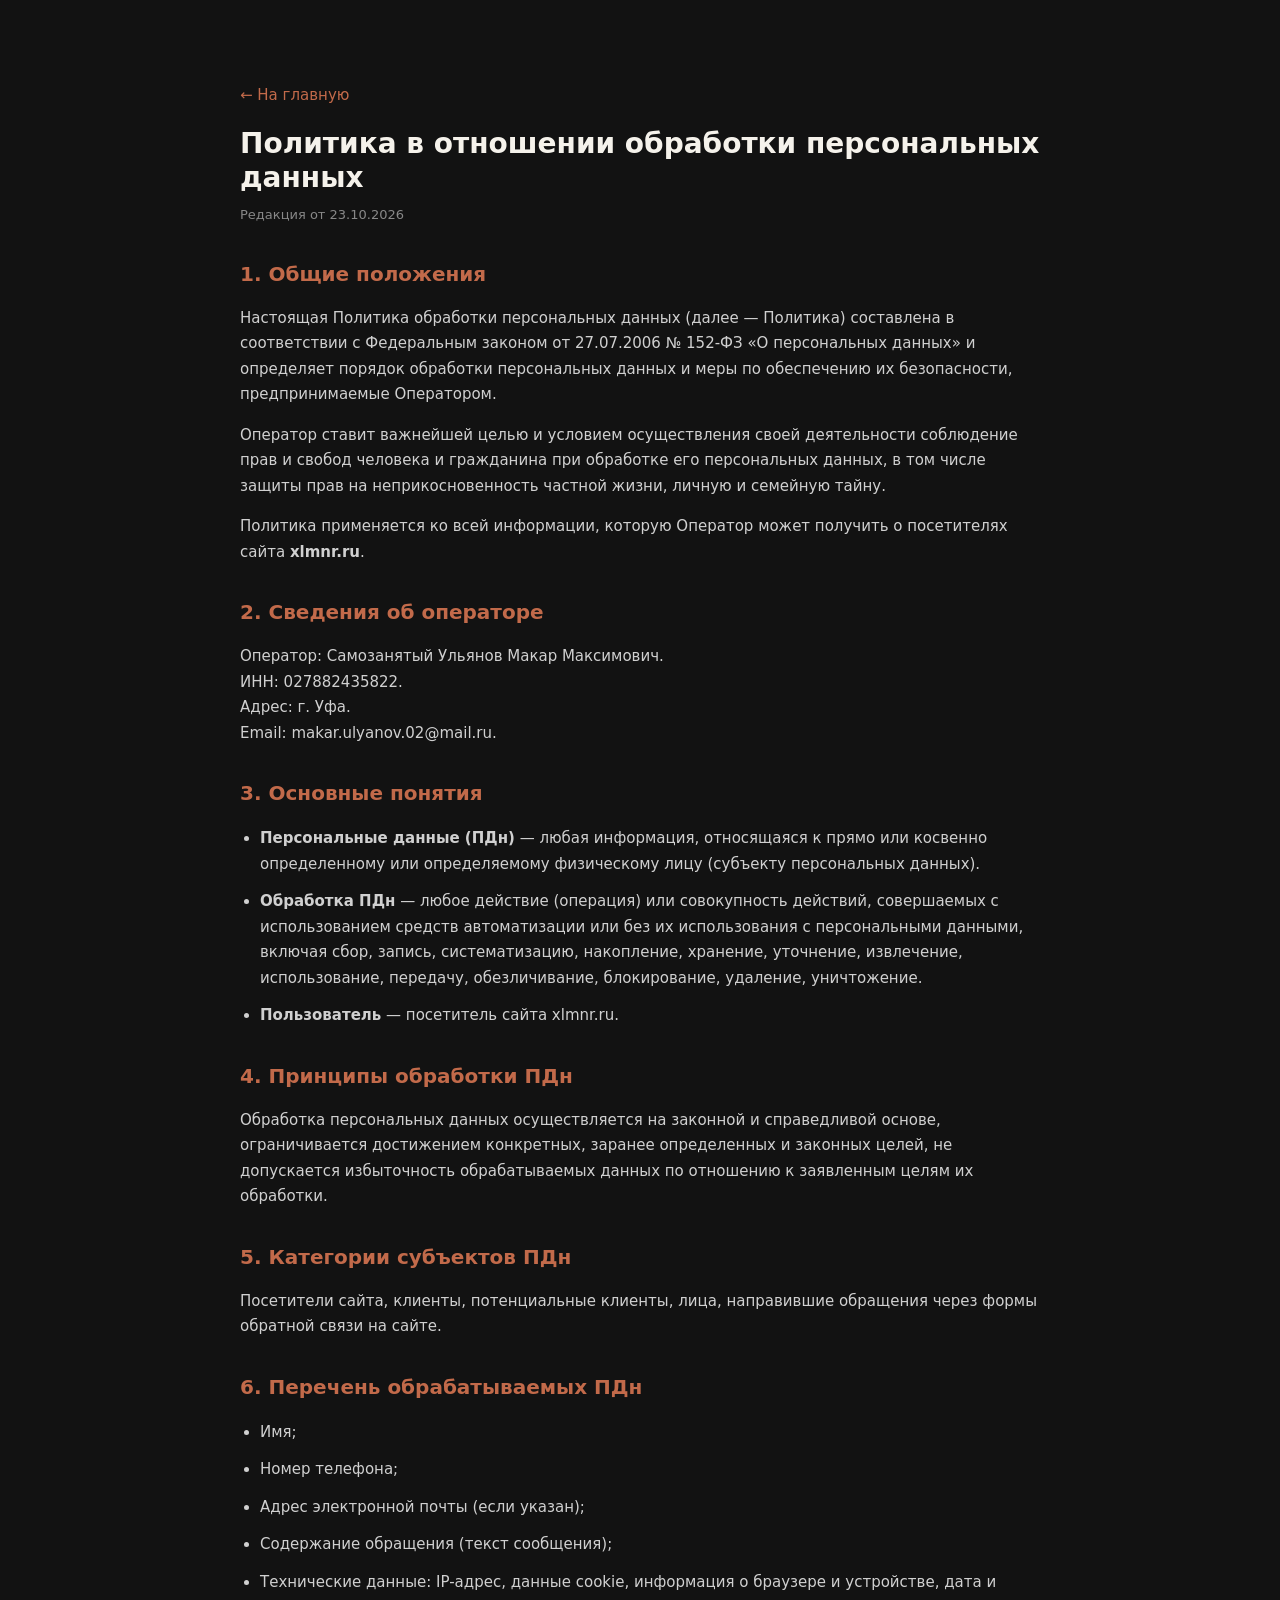
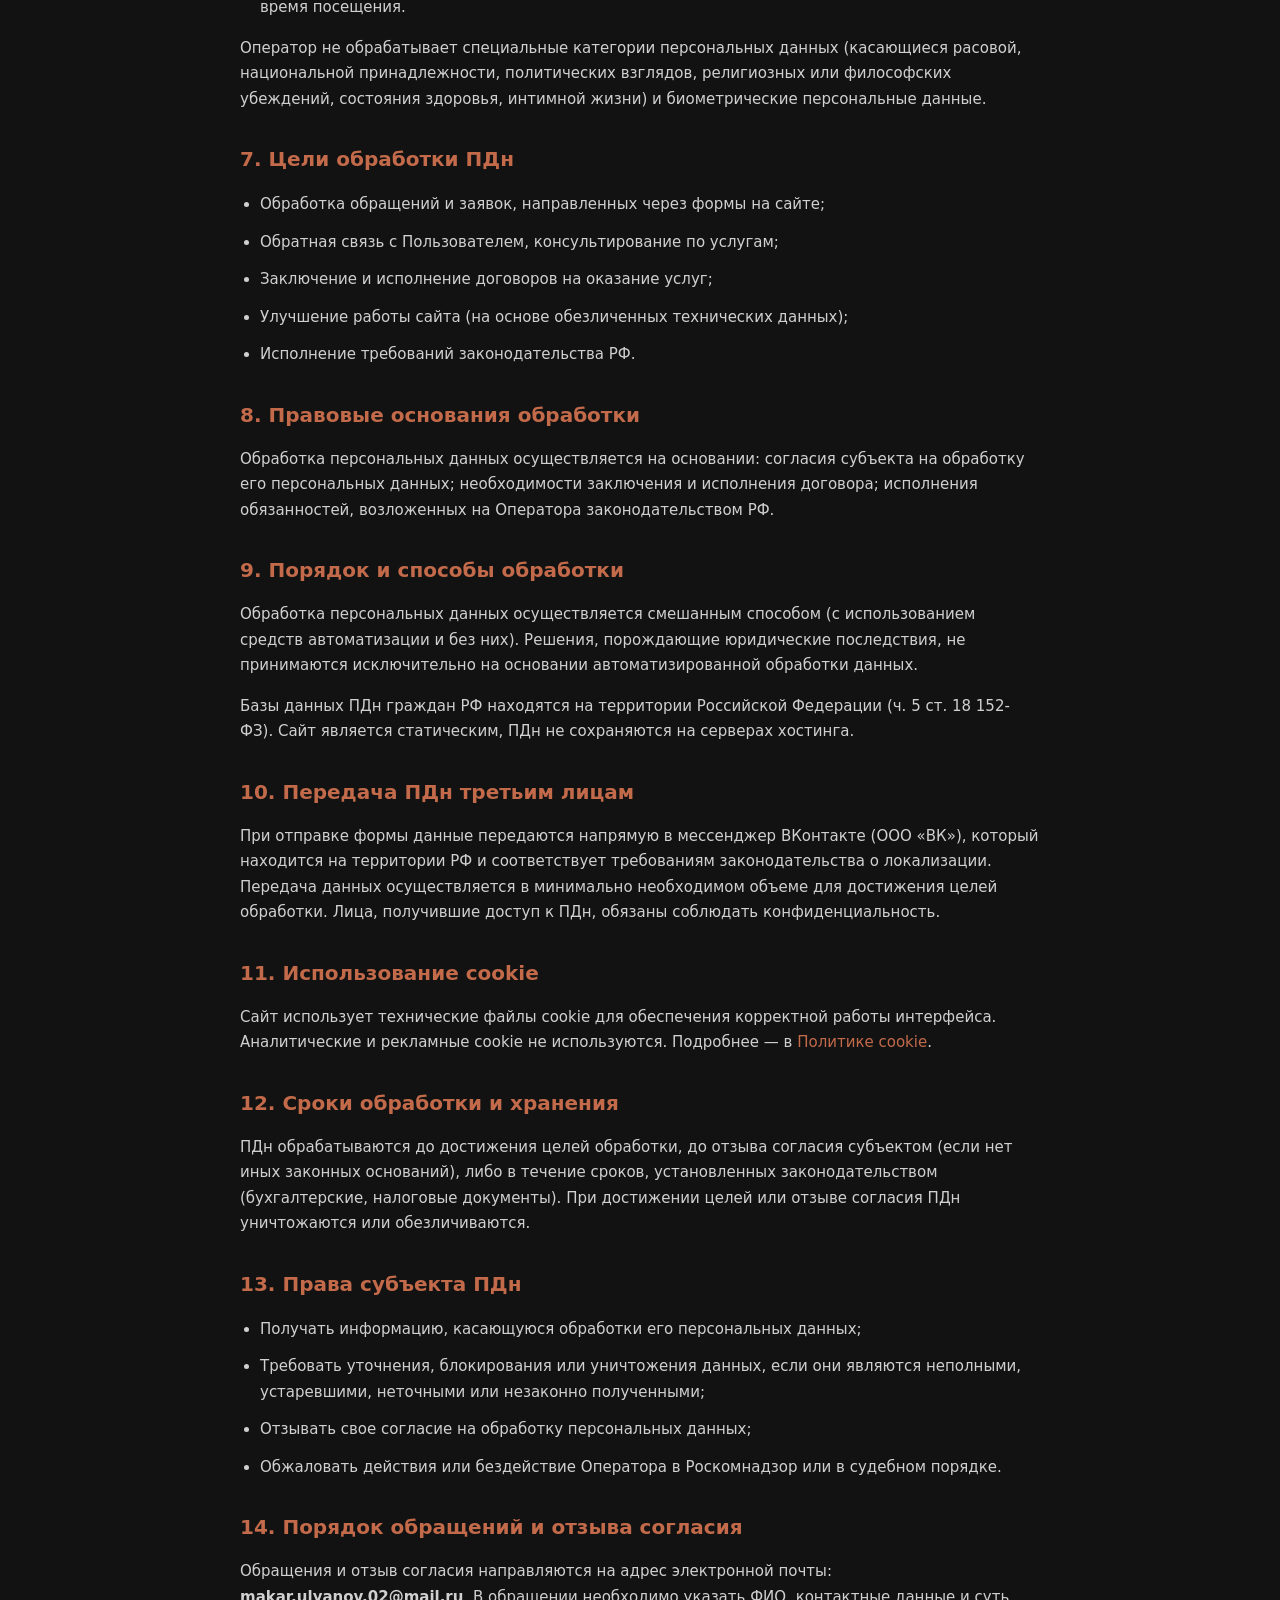
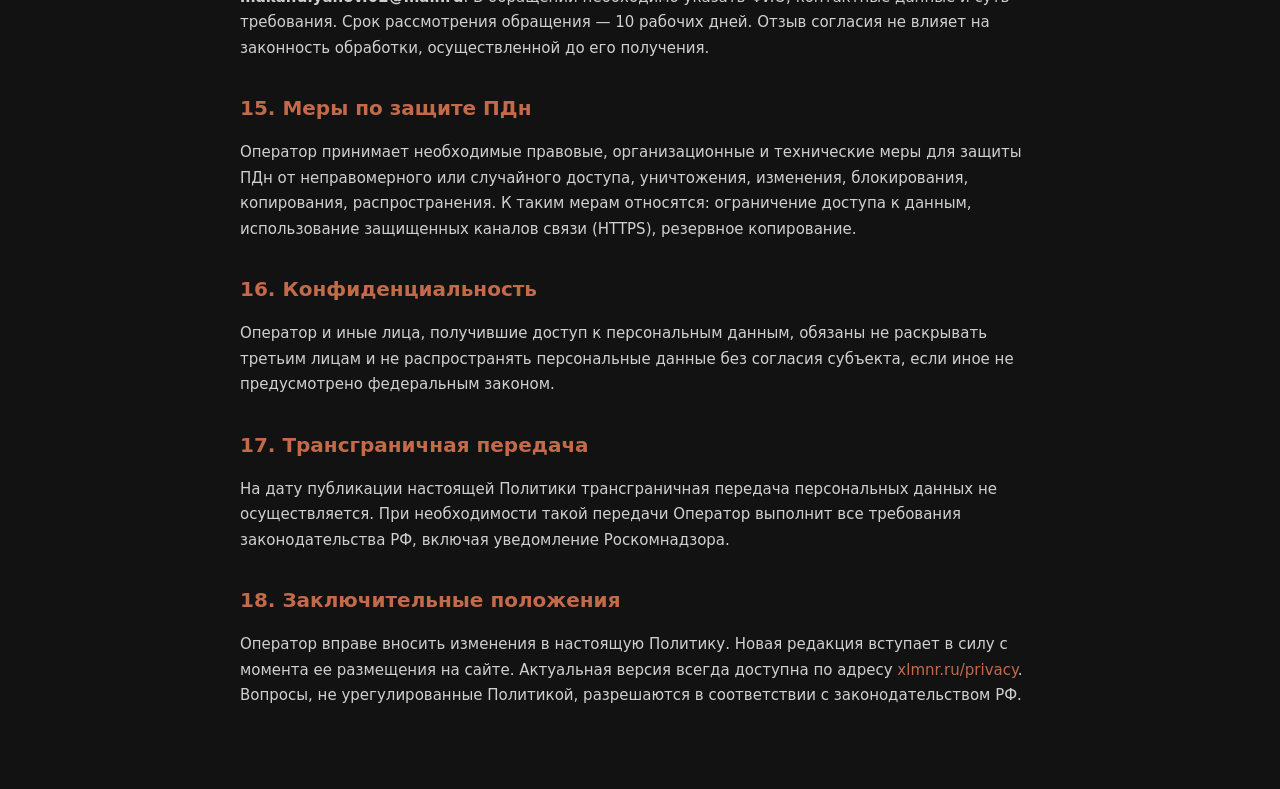
<file: privacy/index.html>
<!DOCTYPE html>
<html lang="ru">
<head>
  <meta charset="UTF-8">
  <meta name="viewport" content="width=device-width, initial-scale=1.0">
  <title>Политика обработки персональных данных — XLMNR</title>
  <meta name="robots" content="index, follow">
  <style>
    body { font-family: system-ui, -apple-system, sans-serif; background: #121212; color: #d0d0d0; line-height: 1.7; padding: 60px 20px; }
    .container { max-width: 800px; margin: 0 auto; }
    h1 { color: #f5f2eb; font-size: 28px; margin-bottom: 10px; line-height: 1.2; }
    h2 { color: #c26a4a; font-size: 20px; margin: 30px 0 15px; font-weight: 600; }
    p, li { font-size: 15px; margin-bottom: 12px; }
    ul { padding-left: 20px; margin-bottom: 15px; }
    a { color: #c26a4a; text-decoration: none; }
    a:hover { text-decoration: underline; }
    .date { color: #888; font-size: 13px; margin-bottom: 30px; display: block; }
  </style>
</head>
<body>
<div class="container">
  <p><a href="../index.html">← На главную</a></p>
  <h1>Политика в отношении обработки персональных данных</h1>
  <span class="date">Редакция от 23.10.2026</span>

  <h2>1. Общие положения</h2>
  <p>Настоящая Политика обработки персональных данных (далее — Политика) составлена в соответствии с Федеральным законом от 27.07.2006 № 152-ФЗ «О персональных данных» и определяет порядок обработки персональных данных и меры по обеспечению их безопасности, предпринимаемые Оператором.</p>
  <p>Оператор ставит важнейшей целью и условием осуществления своей деятельности соблюдение прав и свобод человека и гражданина при обработке его персональных данных, в том числе защиты прав на неприкосновенность частной жизни, личную и семейную тайну.</p>
  <p>Политика применяется ко всей информации, которую Оператор может получить о посетителях сайта <strong>xlmnr.ru</strong>.</p>

  <h2>2. Сведения об операторе</h2>
  <p>Оператор: Самозанятый Ульянов Макар Максимович.<br>
  ИНН: 027882435822.<br>
  Адрес: г. Уфа.<br>
  Email: makar.ulyanov.02@mail.ru.</p>

  <h2>3. Основные понятия</h2>
  <ul>
    <li><strong>Персональные данные (ПДн)</strong> — любая информация, относящаяся к прямо или косвенно определенному или определяемому физическому лицу (субъекту персональных данных).</li>
    <li><strong>Обработка ПДн</strong> — любое действие (операция) или совокупность действий, совершаемых с использованием средств автоматизации или без их использования с персональными данными, включая сбор, запись, систематизацию, накопление, хранение, уточнение, извлечение, использование, передачу, обезличивание, блокирование, удаление, уничтожение.</li>
    <li><strong>Пользователь</strong> — посетитель сайта xlmnr.ru.</li>
  </ul>

  <h2>4. Принципы обработки ПДн</h2>
  <p>Обработка персональных данных осуществляется на законной и справедливой основе, ограничивается достижением конкретных, заранее определенных и законных целей, не допускается избыточность обрабатываемых данных по отношению к заявленным целям их обработки.</p>

  <h2>5. Категории субъектов ПДн</h2>
  <p>Посетители сайта, клиенты, потенциальные клиенты, лица, направившие обращения через формы обратной связи на сайте.</p>

  <h2>6. Перечень обрабатываемых ПДн</h2>
  <ul>
    <li>Имя;</li>
    <li>Номер телефона;</li>
    <li>Адрес электронной почты (если указан);</li>
    <li>Содержание обращения (текст сообщения);</li>
    <li>Технические данные: IP-адрес, данные cookie, информация о браузере и устройстве, дата и время посещения.</li>
  </ul>
  <p>Оператор не обрабатывает специальные категории персональных данных (касающиеся расовой, национальной принадлежности, политических взглядов, религиозных или философских убеждений, состояния здоровья, интимной жизни) и биометрические персональные данные.</p>

  <h2>7. Цели обработки ПДн</h2>
  <ul>
    <li>Обработка обращений и заявок, направленных через формы на сайте;</li>
    <li>Обратная связь с Пользователем, консультирование по услугам;</li>
    <li>Заключение и исполнение договоров на оказание услуг;</li>
    <li>Улучшение работы сайта (на основе обезличенных технических данных);</li>
    <li>Исполнение требований законодательства РФ.</li>
  </ul>

  <h2>8. Правовые основания обработки</h2>
  <p>Обработка персональных данных осуществляется на основании: согласия субъекта на обработку его персональных данных; необходимости заключения и исполнения договора; исполнения обязанностей, возложенных на Оператора законодательством РФ.</p>

  <h2>9. Порядок и способы обработки</h2>
  <p>Обработка персональных данных осуществляется смешанным способом (с использованием средств автоматизации и без них). Решения, порождающие юридические последствия, не принимаются исключительно на основании автоматизированной обработки данных.</p>
  <p>Базы данных ПДн граждан РФ находятся на территории Российской Федерации (ч. 5 ст. 18 152-ФЗ). Сайт является статическим, ПДн не сохраняются на серверах хостинга.</p>

  <h2>10. Передача ПДн третьим лицам</h2>
  <p>При отправке формы данные передаются напрямую в мессенджер ВКонтакте (ООО «ВК»), который находится на территории РФ и соответствует требованиям законодательства о локализации. Передача данных осуществляется в минимально необходимом объеме для достижения целей обработки. Лица, получившие доступ к ПДн, обязаны соблюдать конфиденциальность.</p>

  <h2>11. Использование cookie</h2>
  <p>Сайт использует технические файлы cookie для обеспечения корректной работы интерфейса. Аналитические и рекламные cookie не используются. Подробнее — в <a href="../cookie/index.html">Политике cookie</a>.</p>

  <h2>12. Сроки обработки и хранения</h2>
  <p>ПДн обрабатываются до достижения целей обработки, до отзыва согласия субъектом (если нет иных законных оснований), либо в течение сроков, установленных законодательством (бухгалтерские, налоговые документы). При достижении целей или отзыве согласия ПДн уничтожаются или обезличиваются.</p>

  <h2>13. Права субъекта ПДн</h2>
  <ul>
    <li>Получать информацию, касающуюся обработки его персональных данных;</li>
    <li>Требовать уточнения, блокирования или уничтожения данных, если они являются неполными, устаревшими, неточными или незаконно полученными;</li>
    <li>Отзывать свое согласие на обработку персональных данных;</li>
    <li>Обжаловать действия или бездействие Оператора в Роскомнадзор или в судебном порядке.</li>
  </ul>

  <h2>14. Порядок обращений и отзыва согласия</h2>
  <p>Обращения и отзыв согласия направляются на адрес электронной почты: <strong>makar.ulyanov.02@mail.ru</strong>. В обращении необходимо указать ФИО, контактные данные и суть требования. Срок рассмотрения обращения — 10 рабочих дней. Отзыв согласия не влияет на законность обработки, осуществленной до его получения.</p>

  <h2>15. Меры по защите ПДн</h2>
  <p>Оператор принимает необходимые правовые, организационные и технические меры для защиты ПДн от неправомерного или случайного доступа, уничтожения, изменения, блокирования, копирования, распространения. К таким мерам относятся: ограничение доступа к данным, использование защищенных каналов связи (HTTPS), резервное копирование.</p>

  <h2>16. Конфиденциальность</h2>
  <p>Оператор и иные лица, получившие доступ к персональным данным, обязаны не раскрывать третьим лицам и не распространять персональные данные без согласия субъекта, если иное не предусмотрено федеральным законом.</p>

  <h2>17. Трансграничная передача</h2>
  <p>На дату публикации настоящей Политики трансграничная передача персональных данных не осуществляется. При необходимости такой передачи Оператор выполнит все требования законодательства РФ, включая уведомление Роскомнадзора.</p>

  <h2>18. Заключительные положения</h2>
  <p>Оператор вправе вносить изменения в настоящую Политику. Новая редакция вступает в силу с момента ее размещения на сайте. Актуальная версия всегда доступна по адресу <a href="../privacy/index.html">xlmnr.ru/privacy</a>. Вопросы, не урегулированные Политикой, разрешаются в соответствии с законодательством РФ.</p>
</div>
</body>
</html>
</file>
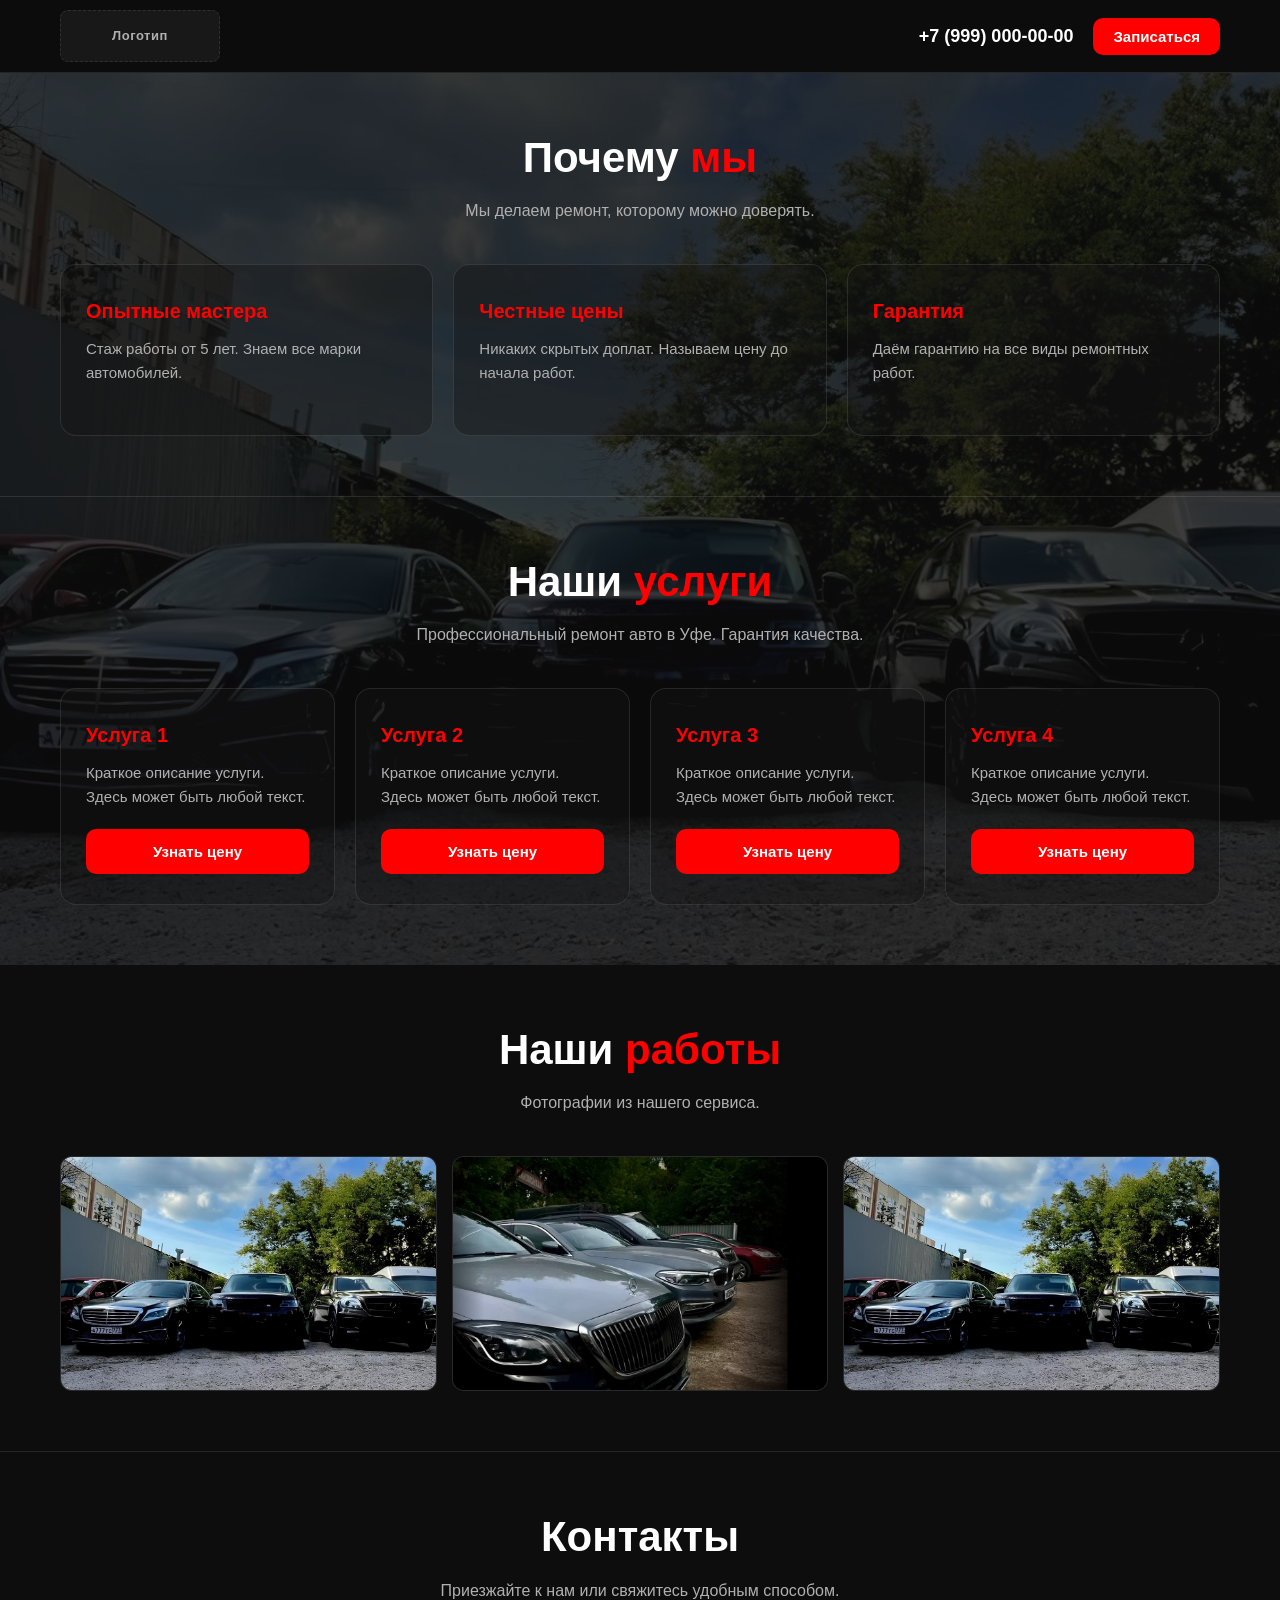
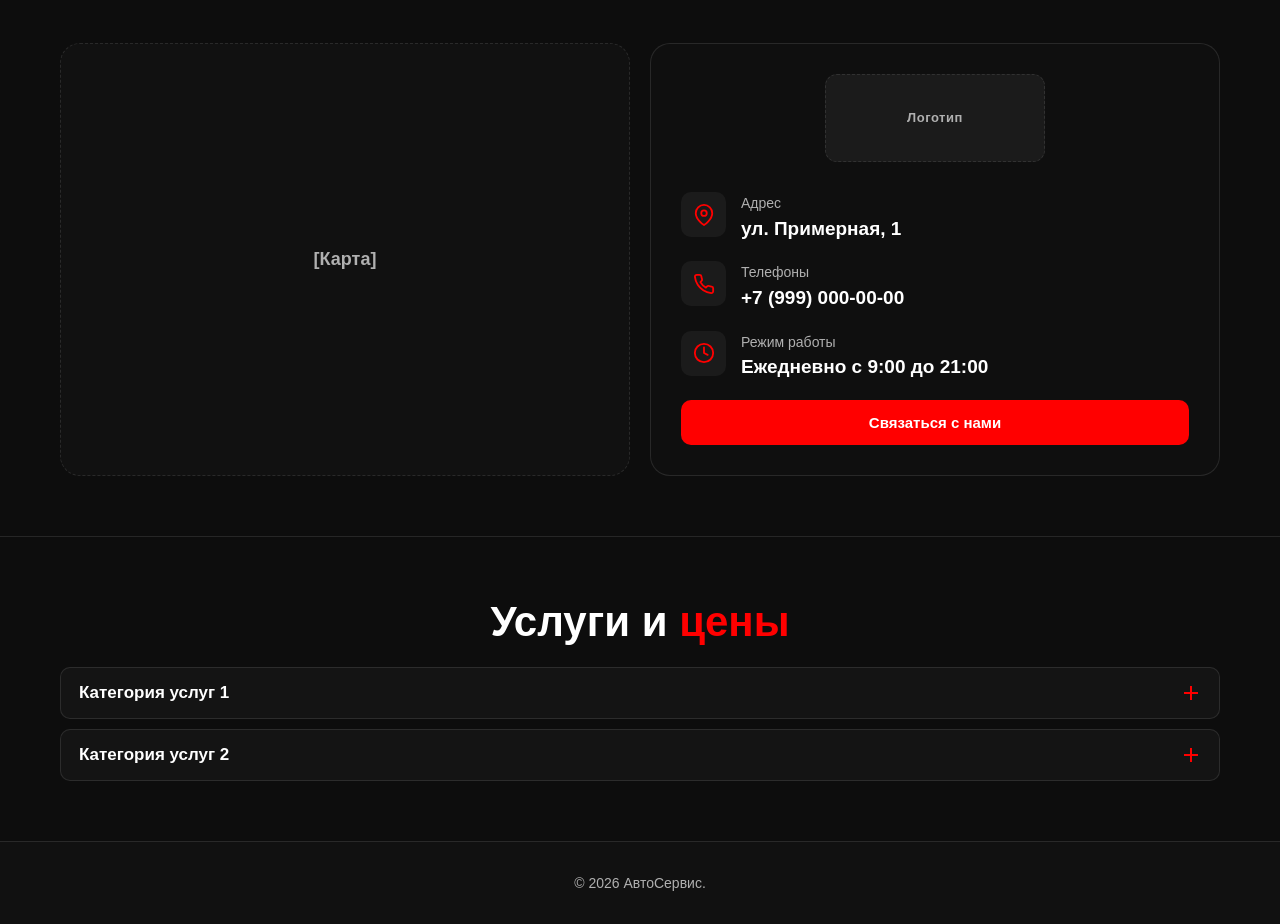
<file: autoservice/avtoazbuka.html>
<!DOCTYPE html>
<html lang="ru">
<head>
<meta charset="UTF-8">
<meta name="viewport" content="width=device-width, initial-scale=1.0">
<meta name="theme-color" content="#0d0d0d">
<title>АвтоАзбука — ремонт авто</title>
<style>
  * { margin: 0; padding: 0; box-sizing: border-box; -webkit-tap-highlight-color: transparent; }
  :root { 
    --bg: #0d0d0d; 
    --surface: rgba(21, 21, 21, 0.4); 
    --accent: #ff0000;
    --text-muted: #b0b0b0; 
    --border: rgba(255,255,255,0.1);
    --smooth: cubic-bezier(0.16, 1, 0.3, 1);
  }
  
  html { scroll-behavior: smooth; }
  
  body {
    font-family: -apple-system, BlinkMacSystemFont, 'Segoe UI', Roboto, Helvetica, Arial, sans-serif;
    background-color: var(--bg);
    color: #fff;
    line-height: 1.6;
    overflow-x: hidden;
    min-height: 100vh;
    display: flex;
    flex-direction: column;
  }

  .container { width: 100%; max-width: 1200px; margin: 0 auto; padding: 0 20px; }

  /* ШАПКА */
  .header {
    position: sticky;
    top: 0;
    z-index: 100;
    background: rgba(13, 13, 13, 0.96);
    border-bottom: 1px solid var(--border);
    padding: 10px 0;
  }
  .header-inner {
    display: flex;
    align-items: center;
    justify-content: space-between;
    gap: 20px;
  }
  
  .logo-placeholder {
    width: 160px;
    height: 52px;
    background: rgba(255,255,255,0.05);
    border: 1px dashed var(--border);
    border-radius: 8px;
    display: flex;
    align-items: center;
    justify-content: center;
    color: var(--text-muted);
    font-size: 13px;
    font-weight: 600;
    letter-spacing: 0.04em;
  }

  .header-contact {
    display: flex;
    align-items: center;
    gap: 20px;
  }
  .header-phone {
    font-size: 18px;
    font-weight: 700;
    color: #fff;
    text-decoration: none;
  }

  /* СЕКЦИИ */
  .section-pad { padding: 60px 0; border-bottom: 1px solid var(--border); }
  .section-pad:last-of-type { border-bottom: none; }

  .section-title {
    font-size: clamp(26px, 5vw, 42px); font-weight: 800;
    text-align: center; margin-bottom: 15px; line-height: 1.2;
  }
  .section-title span { color: var(--accent); }
  
  .section-subtitle {
    text-align: center; color: var(--text-muted); max-width: 650px;
    margin: 0 auto 40px; font-size: clamp(15px, 3.5vw, 16px);
  }

  .grid-3 { display: grid; grid-template-columns: repeat(auto-fit, minmax(min(100%, 250px), 1fr)); gap: 20px; }
  .grid-4 { display: grid; grid-template-columns: repeat(auto-fit, minmax(min(100%, 250px), 1fr)); gap: 20px; }

  .card {
    background: var(--surface); 
    padding: 30px 25px; 
    border-radius: 16px;
    border: 1px solid var(--border);
    display: flex; 
    flex-direction: column;
    transition: transform 0.3s ease;
  }
  .card h3 { font-size: 20px; margin-bottom: 10px; color: var(--accent); }
  .card p { color: var(--text-muted); font-size: 15px; margin-bottom: 20px; flex-grow: 1; }

  .btn {
    display: inline-block; background: var(--accent); color: #fff;
    padding: 14px 28px; font-size: 15px; font-weight: 700; text-decoration: none;
    border-radius: 10px; border: none; cursor: pointer; 
    transition: background-color 0.3s ease; font-family: inherit;
    text-align: center; width: 100%;
  }
  .btn:hover { background: #d90000; }

  /* ФОНОВОЕ ИЗОБРАЖЕНИЕ */
  .bg-wrapper-top {
    position: relative;
    background-color: #111;
    background-image: url('fon.jpg');
    background-size: cover;
    background-position: center top;
  }
  .bg-wrapper-top::before {
    content: '';
    position: absolute;
    inset: 0;
    background: rgba(13, 13, 13, 0.8);
    z-index: 0;
  }
  .bg-wrapper-top > section { position: relative; z-index: 1; }

  /* КОНТАКТЫ */
  .contacts-wrapper {
    display: grid;
    grid-template-columns: 1fr 1fr;
    gap: 20px;
  }
  
  .map-placeholder {
    border-radius: 20px;
    border: 1px dashed var(--border);
    background: #111;
    display: flex;
    align-items: center;
    justify-content: center;
    color: var(--text-muted);
    font-size: 18px;
    font-weight: 600;
    min-height: 300px;
  }

  .contact-info-large {
    background: var(--surface); 
    border-radius: 20px; 
    padding: 30px; 
    border: 1px solid var(--border);
    display: flex; 
    flex-direction: column; 
    gap: 20px;
  }
  
  .contact-header { 
    display: flex; 
    flex-direction: column; 
    align-items: center; 
    gap: 10px; 
    margin-bottom: 10px; 
  }
  
  .contact-logo-placeholder {
    width: min(220px, 100%);
    height: 88px;
    background: rgba(255,255,255,0.05);
    border: 1px dashed var(--border);
    border-radius: 12px;
    display: flex;
    align-items: center;
    justify-content: center;
    color: var(--text-muted);
    font-size: 13px;
    font-weight: 600;
    letter-spacing: 0.04em;
  }

  .contact-item { display: flex; align-items: flex-start; gap: 15px; }
  .contact-icon {
    width: 45px; height: 45px; background: rgba(255,255,255,0.05); border-radius: 10px;
    display: flex; align-items: center; justify-content: center; flex-shrink: 0; color: var(--accent);
  }
  .contact-icon svg { width: 22px; height: 22px; stroke: currentColor; fill: none; stroke-width: 2; stroke-linecap: round; stroke-linejoin: round; }
  .contact-text { display: flex; flex-direction: column; min-width: 0; }
  .contact-text .label { font-size: 14px; color: var(--text-muted); margin-bottom: 2px; }
  .contact-text .value { font-size: 19px; font-weight: 700; color: #fff; line-height: 1.3; word-break: break-word; }

  /* ФОТОГАЛЕРЕЯ */
  .gallery-grid {
    display: grid;
    grid-template-columns: repeat(auto-fit, minmax(min(100%, 300px), 1fr));
    gap: 15px;
    margin-top: 30px;
  }
  .gallery-item {
    border-radius: 12px;
    overflow: hidden;
    border: 1px solid var(--border);
    aspect-ratio: 16/10;
    background: #111;
  }
  .gallery-item img {
    width: 100%;
    height: 100%;
    object-fit: cover;
    display: block;
    transition: transform 0.4s ease;
    background: #1a1a1a;
  }
  .gallery-item:hover img { transform: scale(1.05); }

  /* АККОРДЕОН УСЛУГ */
  .accordion { display: flex; flex-direction: column; gap: 10px; margin-top: 20px; }
  .accordion-item { 
    border: 1px solid var(--border); 
    border-radius: 10px; 
    overflow: hidden; 
    background: rgba(255,255,255,0.03); 
  }
  .accordion-header {
    width: 100%; padding: 15px 18px; background: none; border: none;
    color: #fff; font-size: 17px; font-weight: 700; font-family: inherit;
    cursor: pointer; display: flex; align-items: center; justify-content: space-between;
    text-align: left;
  }
  .accordion-header:hover { color: var(--accent); }
  .accordion-icon { position: relative; width: 20px; height: 20px; flex-shrink: 0; }
  .accordion-icon::before, .accordion-icon::after {
    content: ''; position: absolute; left: 50%; top: 50%;
    width: 14px; height: 2px; background: var(--accent);
    transform: translate(-50%, -50%);
    transition: transform 0.3s ease;
  }
  .accordion-icon::after { transform: translate(-50%, -50%) rotate(90deg); }
  .accordion-item.active .accordion-icon::after { transform: translate(-50%, -50%) rotate(0deg); }
  .accordion-content { max-height: 0; overflow: hidden; transition: max-height 0.4s ease-out; }
  .accordion-item.active .accordion-content { max-height: 500px; }
  .accordion-inner { padding: 0 18px 15px 18px; border-top: 1px solid var(--border); padding-top: 15px; }
  
  .price-item { 
    display: flex; justify-content: space-between; align-items: center; gap: 12px; 
    font-size: 15px; padding: 8px 0; border-bottom: 1px dashed rgba(255,255,255,0.05);
  }
  .price-item:last-child { border-bottom: none; }
  .price-name { color: #eee; }
  .price-value { color: var(--accent); font-weight: 800; white-space: nowrap; }

  /* ПОДВАЛ */
  .footer {
    background: rgba(21, 21, 21, 0.6); border-top: 1px solid var(--border);
    padding: 30px 20px; text-align: center; font-size: 14px; color: var(--text-muted);
    margin-top: auto;
  }

  /* ФОРМА */
  .booking-form { display: flex; flex-direction: column; gap: 15px; }
  .booking-input { 
    width: 100%; padding: 14px 15px; border-radius: 10px; border: 1px solid var(--border); 
    background: rgba(34, 34, 34, 0.8); color: #fff; font-size: 15px; font-family: inherit; 
    outline: none; 
  }
  .booking-input:focus { border-color: var(--accent); }
  .form-status { font-size: 14px; text-align: center; margin-top: 5px; font-weight: 600; color: #22c55e; }

  /* МОДАЛЬНОЕ ОКНО */
  .modal-overlay { 
    position: fixed; inset: 0; background: rgba(0, 0, 0, 0.8); 
    display: flex; align-items: center; justify-content: center; padding: 20px; 
    z-index: 2000; opacity: 0; pointer-events: none; transition: opacity 0.3s ease; 
  }
  .modal-overlay.open { opacity: 1; pointer-events: auto; }
  .modal { 
    background: #151515; border: 1px solid var(--border); 
    border-radius: 20px; padding: 35px 25px; max-width: 500px; width: 100%; position: relative; 
    max-height: 90vh; overflow-y: auto; 
  }
  .modal-close { 
    position: absolute; top: 15px; right: 15px; width: 36px; height: 36px; 
    border-radius: 50%; background: transparent; border: 1px solid var(--border); 
    color: var(--text-muted); font-size: 22px; cursor: pointer; 
    display: flex; align-items: center; justify-content: center; 
  }
  .modal-close:hover { background: var(--accent); color: #fff; border-color: var(--accent); }
  .modal h3 { font-size: 24px; margin-bottom: 20px; color: var(--accent); }

  @media (max-width: 768px) {
    .header-inner { flex-wrap: wrap; gap: 10px; }
    .header-contact { width: 100%; justify-content: space-between; }
    .header-phone { font-size: 16px; }
    .contacts-wrapper { grid-template-columns: 1fr; }
    .map-placeholder { min-height: 200px; }
    .section-pad { padding: 40px 0; }
    .bg-wrapper-top { background-image: url('fon-phone.jpg'); }
    .btn { width: auto; }
  }
  @media (max-width: 420px) {
    .header-contact { flex-direction: column; align-items: stretch; }
    .header-phone { text-align: center; }
  }
</style>
</head>
<body>

<!-- ШАПКА -->
<header class="header">
  <div class="container header-inner">
    <div class="logo-placeholder">Логотип</div>
    <div class="header-contact">
      <a href="tel:+79990000000" class="header-phone">+7 (999) 000-00-00</a>
      <button class="btn" style="width: auto; padding: 10px 20px;" id="openBooking">Записаться</button>
    </div>
  </div>
</header>

<div class="bg-wrapper-top">
  <!-- ПОЧЕМУ МЫ -->
  <section class="section-pad">
    <div class="container">
      <h2 class="section-title">Почему <span>мы</span></h2>
      <p class="section-subtitle">Мы делаем ремонт, которому можно доверять.</p>
      <div class="grid-3">
        <div class="card">
          <h3>Опытные мастера</h3>
          <p>Стаж работы от 5 лет. Знаем все марки автомобилей.</p>
        </div>
        <div class="card">
          <h3>Честные цены</h3>
          <p>Никаких скрытых доплат. Называем цену до начала работ.</p>
        </div>
        <div class="card">
          <h3>Гарантия</h3>
          <p>Даём гарантию на все виды ремонтных работ.</p>
        </div>
      </div>
    </div>
  </section>

  <!-- УСЛУГИ -->
  <section class="section-pad">
    <div class="container">
      <h2 class="section-title">Наши <span>услуги</span></h2>
      <p class="section-subtitle">Профессиональный ремонт авто в Уфе. Гарантия качества.</p>
      <div class="grid-4">
        <div class="card">
          <h3>Услуга 1</h3>
          <p>Краткое описание услуги. Здесь может быть любой текст.</p>
          <button class="btn" onclick="alert('Это демо-сайт для портфолио.')">Узнать цену</button>
        </div>
        <div class="card">
          <h3>Услуга 2</h3>
          <p>Краткое описание услуги. Здесь может быть любой текст.</p>
          <button class="btn" onclick="alert('Это демо-сайт для портфолио.')">Узнать цену</button>
        </div>
        <div class="card">
          <h3>Услуга 3</h3>
          <p>Краткое описание услуги. Здесь может быть любой текст.</p>
          <button class="btn" onclick="alert('Это демо-сайт для портфолио.')">Узнать цену</button>
        </div>
        <div class="card">
          <h3>Услуга 4</h3>
          <p>Краткое описание услуги. Здесь может быть любой текст.</p>
          <button class="btn" onclick="alert('Это демо-сайт для портфолио.')">Узнать цену</button>
        </div>
      </div>
    </div>
  </section>
</div>

<!-- ФОТОГАЛЕРЕЯ -->
<section class="section-pad">
  <div class="container">
    <h2 class="section-title">Наши <span>работы</span></h2>
    <p class="section-subtitle">Фотографии из нашего сервиса.</p>
    <div class="gallery-grid">
      <div class="gallery-item"><img src="fon.jpg" alt="Фото работы 1" loading="lazy"></div>
      <div class="gallery-item"><img src="fon-phone.jpg" alt="Фото работы 2" loading="lazy"></div>
      <div class="gallery-item"><img src="fon.jpg" alt="Фото работы 3" loading="lazy"></div>
    </div>
  </div>
</section>

<!-- КОНТАКТЫ -->
<section class="section-pad">
  <div class="container">
    <h2 class="section-title">Контакты</h2>
    <p class="section-subtitle">Приезжайте к нам или свяжитесь удобным способом.</p>
    
    <div class="contacts-wrapper">
      <div class="map-placeholder">[Карта]</div>

      <div class="contact-info-large">
        <div class="contact-header">
          <div class="contact-logo-placeholder">Логотип</div>
        </div>
        
        <div class="contact-item">
          <div class="contact-icon"><svg viewBox="0 0 24 24"><path d="M21 10c0 7-9 13-9 13s-9-6-9-13a9 9 0 0 1 18 0z"></path><circle cx="12" cy="10" r="3"></circle></svg></div>
          <div class="contact-text">
            <span class="label">Адрес</span>
            <span class="value">ул. Примерная, 1</span>
          </div>
        </div>
        
        <div class="contact-item">
          <div class="contact-icon"><svg viewBox="0 0 24 24"><path d="M22 16.92v3a2 2 0 0 1-2.18 2 19.79 19.79 0 0 1-8.63-3.07 19.5 19.5 0 0 1-6-6 19.79 19.79 0 0 1-3.07-8.67A2 2 0 0 1 4.11 2h3a2 2 0 0 1 2 1.72 12.84 12.84 0 0 0 .7 2.81 2 2 0 0 1-.45 2.11L8.09 9.91a16 16 0 0 0 6 6l1.27-1.27a2 2 0 0 1 2.11-.45 12.84 12.84 0 0 0 2.81.7A2 2 0 0 1 22 16.92z"></path></svg></div>
          <div class="contact-text">
            <span class="label">Телефоны</span>
            <span class="value">+7 (999) 000-00-00</span>
          </div>
        </div>
        
        <div class="contact-item">
          <div class="contact-icon"><svg viewBox="0 0 24 24"><circle cx="12" cy="12" r="10"></circle><polyline points="12 6 12 12 16 14"></polyline></svg></div>
          <div class="contact-text">
            <span class="label">Режим работы</span>
            <span class="value">Ежедневно с 9:00 до 21:00</span>
          </div>
        </div>
        
        <button class="btn" id="openBooking2">Связаться с нами</button>
      </div>
    </div>
  </div>
</section>

<!-- УСЛУГИ И ЦЕНЫ -->
<section class="section-pad">
  <div class="container">
    <h2 class="section-title">Услуги и <span>цены</span></h2>
    <div class="accordion" id="services-accordion">
      <div class="accordion-item">
        <button class="accordion-header" type="button">
          <span>Категория услуг 1</span>
          <span class="accordion-icon" aria-hidden="true"></span>
        </button>
        <div class="accordion-content">
          <div class="accordion-inner">
            <div class="price-item"><span class="price-name">Услуга 1.1</span><span class="price-value">от 1 000 ₽</span></div>
            <div class="price-item"><span class="price-name">Услуга 1.2</span><span class="price-value">от 2 000 ₽</span></div>
          </div>
        </div>
      </div>
      <div class="accordion-item">
        <button class="accordion-header" type="button">
          <span>Категория услуг 2</span>
          <span class="accordion-icon" aria-hidden="true"></span>
        </button>
        <div class="accordion-content">
          <div class="accordion-inner">
            <div class="price-item"><span class="price-name">Услуга 2.1</span><span class="price-value">от 1 500 ₽</span></div>
            <div class="price-item"><span class="price-name">Услуга 2.2</span><span class="price-value">от 2 500 ₽</span></div>
          </div>
        </div>
      </div>
    </div>
  </div>
</section>

<!-- ПОДВАЛ -->
<footer class="footer">
  <div class="container">
    <p>&copy; <span id="currentYear"></span> АвтоСервис. </p>
  </div>
</footer>

<!-- МОДАЛЬНОЕ ОКНО -->
<div class="modal-overlay" id="bookingModal">
  <div class="modal">
    <button class="modal-close" id="modalClose">×</button>
    <h3>Записаться в сервис</h3>
    <p style="color: var(--text-muted); margin-bottom: 20px;">Это демонстрационная форма для портфолио. Реальная отправка отключена.</p>
    
    <form class="booking-form" id="demoForm">
      <input type="text" class="booking-input" placeholder="Ваше имя" required>
      <input type="tel" class="booking-input" placeholder="Ваш телефон" required>
      <textarea class="booking-input" placeholder="Опишите проблему (необязательно)"></textarea>
      <button type="submit" class="btn">Отправить заявку</button>
      <div class="form-status" id="formStatus"></div>
    </form>
  </div>
</div>

<script>
  document.getElementById('currentYear').textContent = new Date().getFullYear();

  // Аккордеон
  document.querySelectorAll('.accordion-header').forEach(header => {
    header.addEventListener('click', function() {
      const item = this.closest('.accordion-item');
      item.classList.toggle('active');
    });
  });

  // Модальное окно
  const modal = document.getElementById('bookingModal');
  const modalClose = document.getElementById('modalClose');
  const openBtns = [document.getElementById('openBooking'), document.getElementById('openBooking2')];
  const demoForm = document.getElementById('demoForm');
  const formStatus = document.getElementById('formStatus');

  function openModal() { modal.classList.add('open'); document.body.style.overflow = 'hidden'; }
  function closeModal() { modal.classList.remove('open'); document.body.style.overflow = ''; formStatus.textContent = ''; }

  openBtns.forEach(btn => { if(btn) btn.addEventListener('click', openModal); });
  modalClose.addEventListener('click', closeModal);
  modal.addEventListener('click', (e) => { if (e.target === modal) closeModal(); });

  demoForm.addEventListener('submit', function(e) {
    e.preventDefault();
    formStatus.textContent = 'Заявка отправлена! (Это демо)';
    this.reset();
    setTimeout(() => { closeModal(); }, 2000);
  });
</script>
</body>
</html>
</file>
